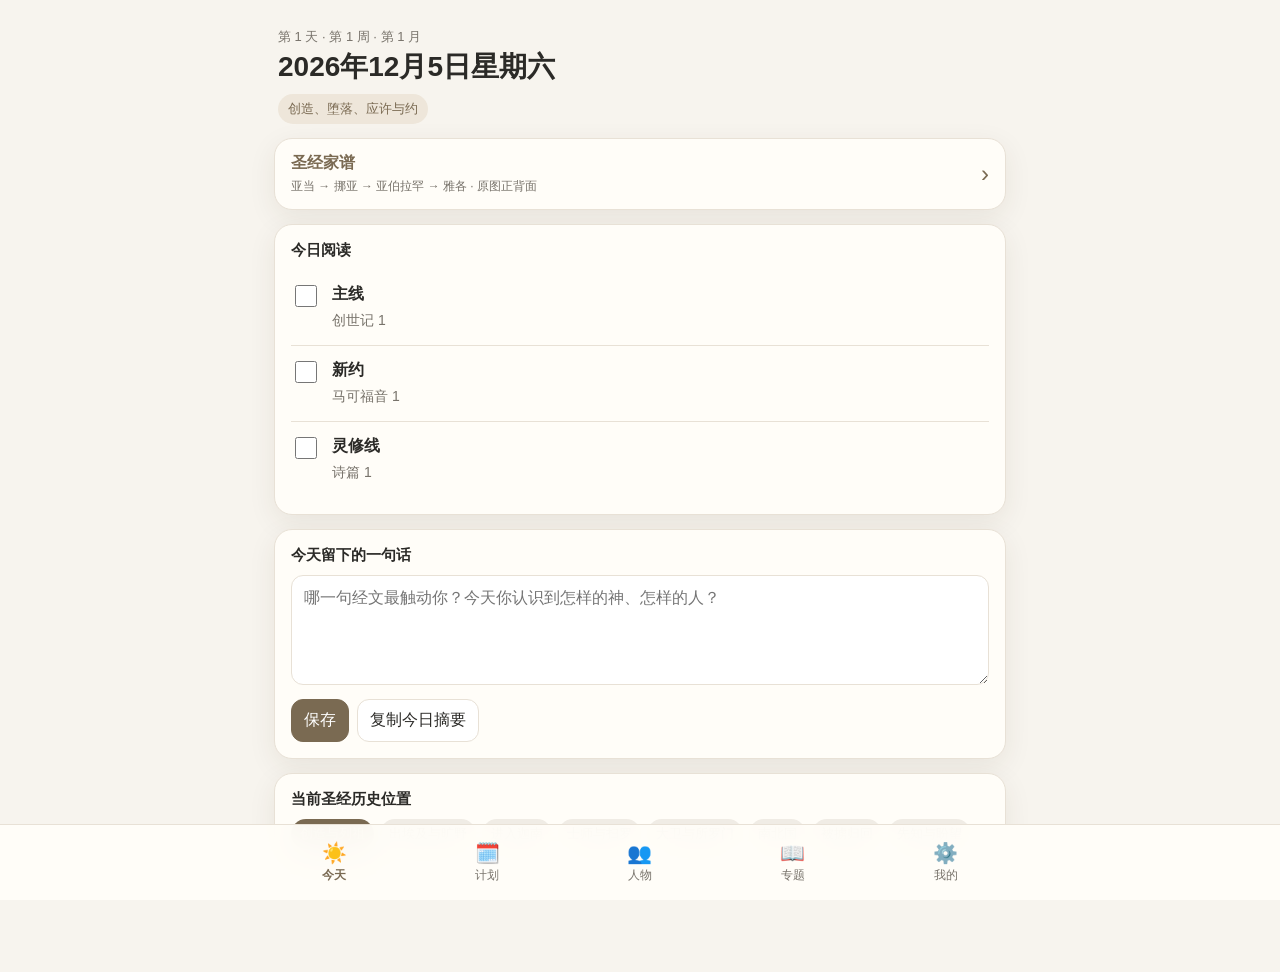
<file: index.html>
<!doctype html>
<html lang="zh-CN">
<head>
  <meta charset="utf-8">
  <meta name="viewport" content="width=device-width,initial-scale=1,viewport-fit=cover">
  <meta name="theme-color" content="#f7f4ee">
  <meta name="apple-mobile-web-app-capable" content="yes">
  <meta name="apple-mobile-web-app-status-bar-style" content="default">
  <meta name="apple-mobile-web-app-title" content="圣经阅读">
  <link rel="manifest" href="./manifest.webmanifest">
  <link rel="apple-touch-icon" href="./icons/icon-180.png">
  <link rel="icon" href="./icons/icon-192.png">
  <title>圣经一年阅读计划</title>
  <style>
    :root{
      --bg:#f7f4ee;--card:#fffdf8;--text:#2b2a27;--muted:#78736b;
      --line:#e8e1d6;--accent:#7a6a52;--accent2:#a08b6d;--soft:#eee6da;
      --ok:#5f7a64;--shadow:0 8px 28px rgba(60,45,25,.08);
      --safe:env(safe-area-inset-bottom);
    }
    *{box-sizing:border-box}
    html,body{margin:0;background:var(--bg);color:var(--text);font-family:-apple-system,BlinkMacSystemFont,"Segoe UI","PingFang SC","Microsoft YaHei",sans-serif}
    body{min-height:100vh}
    .app{max-width:760px;margin:auto;padding:18px 14px calc(92px + var(--safe))}
    .hero{padding:10px 4px 14px}
    .eyebrow{font-size:13px;color:var(--muted);margin-bottom:4px}
    h1{font-size:28px;line-height:1.2;margin:0}
    .theme{display:inline-block;margin-top:10px;padding:6px 10px;border-radius:999px;background:var(--soft);color:var(--accent);font-size:13px}
    .card{background:var(--card);border:1px solid var(--line);border-radius:18px;box-shadow:var(--shadow);padding:16px;margin-bottom:14px}
    .progress{height:10px;background:#ece5da;border-radius:99px;overflow:hidden}
    .progress>div{height:100%;background:var(--accent);width:0}
    .progressRow{display:flex;align-items:center;gap:10px}
    .progressRow strong{min-width:44px;text-align:right}
    .task{display:flex;gap:12px;padding:14px 0;border-top:1px solid var(--line);align-items:flex-start}
    .task:first-child{border-top:0}
    .task input{width:22px;height:22px;accent-color:var(--accent);margin-top:1px}
    .taskTitle{font-weight:700}
    .taskDesc{font-size:14px;color:var(--muted);margin-top:4px;line-height:1.6}
    textarea{width:100%;min-height:110px;border:1px solid var(--line);border-radius:12px;padding:12px;background:#fff;font:inherit;color:var(--text);resize:vertical}
    .btnrow{display:flex;gap:8px;flex-wrap:wrap}
    button,.btn{border:1px solid var(--line);background:#fff;border-radius:12px;padding:10px 12px;font:inherit;color:var(--text)}
    button.primary{background:var(--accent);color:white;border-color:var(--accent)}
    .sectionTitle{font-size:15px;font-weight:700;margin-bottom:10px}
    .muted{color:var(--muted)}
    .small{font-size:12px}
    .kpis{display:grid;grid-template-columns:repeat(3,1fr);gap:8px;margin-top:12px}
    .kpi{background:#fff;border:1px solid var(--line);border-radius:12px;padding:10px}
    .kpi b{display:block;font-size:20px;margin-top:3px}
    .review{background:#f1eee8;border-radius:14px;padding:14px;line-height:1.8}
    .mapline{display:flex;gap:6px;align-items:center;flex-wrap:wrap}
    .mapchip{padding:6px 9px;border-radius:999px;background:#f0ece5;font-size:13px}
    .mapchip.active{background:var(--accent);color:#fff}
    .months{display:grid;grid-template-columns:repeat(2,1fr);gap:8px}
    .month{background:#fff;border:1px solid var(--line);border-radius:12px;padding:10px}
    .month.active{outline:2px solid var(--accent);background:var(--soft)}
    .month strong{display:block}
    .month span{display:block;margin-top:3px;font-size:12px;color:var(--muted);line-height:1.35}
    .bottomNav{
      position:fixed;left:0;right:0;bottom:0;background:rgba(255,253,248,.96);
      border-top:1px solid var(--line);backdrop-filter:blur(16px);
      padding:8px 10px calc(8px + var(--safe));display:flex;justify-content:center;z-index:10
    }
    .navInner{width:min(760px,100%);display:grid;grid-template-columns:repeat(5,1fr);gap:4px}
    .navBtn{border:0;background:transparent;padding:8px 4px;color:var(--muted);font-size:12px}
    .navBtn.active{color:var(--accent);font-weight:700}
    .navIcon{font-size:20px;display:block;margin-bottom:2px}
    .page{display:none}.page.active{display:block}
    input[type=date]{width:100%}
    .installHint{font-size:13px;line-height:1.6;background:#fff8e8;border:1px solid #ead9b6;border-radius:12px;padding:11px}

    .peopleSearch{display:flex;gap:8px;margin-bottom:10px}
    .peopleSearch input{flex:1;min-width:0;border:1px solid var(--line);background:#fff;border-radius:12px;padding:12px;font:inherit;color:var(--text)}
    .peopleFilters{display:flex;gap:7px;flex-wrap:wrap;margin:8px 0 12px}
    .filterChip{border:1px solid var(--line);background:#fff;border-radius:999px;padding:7px 11px;font-size:13px}
    .filterChip.active{background:var(--accent);color:#fff;border-color:var(--accent)}
    .selectRow{display:grid;grid-template-columns:1fr 1fr;gap:8px;margin-bottom:12px}
    .selectRow select{width:100%;border:1px solid var(--line);border-radius:12px;background:#fff;padding:10px;font:inherit;color:var(--text)}
    .peopleList{display:grid;grid-template-columns:repeat(2,minmax(0,1fr));gap:9px}
    @media(max-width:560px){.peopleList{grid-template-columns:1fr}.selectRow{grid-template-columns:1fr 1fr}}
    .personCard{border:1px solid var(--line);background:#fff;border-radius:14px;padding:12px;text-align:left;cursor:pointer}
    .personCard:hover{background:#faf7f1}.personName{font-size:17px;font-weight:750}.personMeta{font-size:12px;color:var(--muted);margin:4px 0 7px}
    .tagRow{display:flex;gap:5px;flex-wrap:wrap}.tag{font-size:11px;padding:4px 7px;border-radius:999px;background:var(--soft);color:var(--accent)}
    .personSummary{font-size:13px;color:var(--muted);line-height:1.55;margin-top:8px}
    .peopleCount{font-size:13px;color:var(--muted);margin-bottom:10px}
    .personDetail{scroll-margin-top:12px}.detailTitle{display:flex;align-items:flex-start;justify-content:space-between;gap:10px}.detailTitle h2{font-size:25px;margin:0}.detailBadge{white-space:nowrap;font-size:12px;padding:5px 8px;border-radius:999px;background:var(--soft);color:var(--accent)}
    .detailIntro{font-size:14px;line-height:1.7;color:var(--muted);margin-top:10px}
    .mindBranch{border:1px solid var(--line);border-radius:14px;background:#fff;margin-top:9px;overflow:hidden}
    .mindBranch summary{cursor:pointer;font-weight:700;padding:12px 14px;list-style:none}.mindBranch summary::-webkit-details-marker{display:none}.mindBranch summary:after{content:'＋';float:right;color:var(--muted)}.mindBranch[open] summary:after{content:'－'}
    .branchBody{border-top:1px solid var(--line);padding:12px 14px;font-size:14px;line-height:1.75}
    .timelineList{margin:0;padding-left:20px}.timelineList li{padding:3px 0}
    .refList{display:flex;gap:6px;flex-wrap:wrap}.refPill{padding:6px 8px;border-radius:9px;background:#f4f0e9;font-size:13px}
    .relationMap{padding:14px 5px}.relationCenter{margin:0 auto 12px;width:max-content;max-width:90%;padding:10px 16px;border-radius:14px;background:var(--accent);color:#fff;font-weight:750;text-align:center}.relationGrid{display:grid;grid-template-columns:repeat(2,minmax(0,1fr));gap:8px}.relationNode{border:1px solid var(--line);background:#fff;border-radius:12px;padding:9px;text-align:center;cursor:pointer}.relationType{font-size:11px;color:var(--muted);display:block;margin-bottom:3px}.relationName{font-weight:700;font-size:13px}
    .peopleTree details{border-top:1px solid var(--line);padding:8px 0}.peopleTree details:first-child{border-top:0}.peopleTree summary{font-weight:700;cursor:pointer}.treeNames{display:flex;gap:6px;flex-wrap:wrap;padding:9px 0 2px}.treePerson{border:0;background:var(--soft);color:var(--accent);border-radius:999px;padding:6px 9px;font-size:12px}
    .emptyState{padding:24px 8px;text-align:center;color:var(--muted)}
    .genealogyHome{width:100%;display:flex;align-items:center;justify-content:space-between;gap:12px;text-align:left;cursor:pointer;padding:14px 16px}
    .genealogyHome strong{color:var(--accent);font-size:16px}.genealogyHome .small{display:block;color:var(--muted);margin-top:4px}.genealogyHome .arrow{color:var(--accent);font-size:24px}
    .genealogyCard{padding:0;overflow:hidden;scroll-margin-top:14px}.genealogyCard>summary{padding:14px 16px;margin:0;cursor:pointer}.genealogyCard>summary:focus-visible{outline:3px solid var(--accent);outline-offset:-3px}
    .genealogyFrame{display:block;width:100%;border:0;border-top:1px solid var(--line);background:#fff;height:540px;height:clamp(340px,calc(100svh - 180px),620px)}
    .genealogyViews{display:flex;flex-wrap:wrap;gap:6px;align-items:center;padding:0 12px 12px}.genealogyView{font:inherit;font-size:12px;min-height:40px;border:1px solid var(--line);background:#fff;color:var(--muted);border-radius:9px;padding:8px 10px;cursor:pointer}.genealogyView[aria-pressed=true]{background:var(--accent);color:#fff;border-color:var(--accent)}.genealogyFull{margin-left:auto;font-size:12px;color:var(--accent);padding:8px 3px;text-decoration:none}
    .detailBadge{white-space:normal;max-width:45%;overflow-wrap:anywhere}
    .topicChoices{display:grid;grid-template-columns:repeat(2,minmax(0,1fr));gap:10px;margin-bottom:16px}
    .topicChoice{text-align:left;cursor:pointer;min-height:78px;background:var(--card)}.topicChoice strong{display:block;font-size:16px}.topicChoice span{display:block;margin-top:6px;font-size:12px;color:var(--muted)}
    .topicChoice[aria-pressed=true]{border-color:var(--accent);background:var(--soft);box-shadow:inset 0 0 0 1px var(--accent)}
    .topicDay{display:block;width:100%;text-align:left;margin-bottom:7px;cursor:pointer}.topicScripture{font-size:20px;font-weight:700;line-height:1.7;overflow-wrap:anywhere}.topicScripture a{color:var(--accent);text-underline-offset:4px}
    .topicContext{font-size:12px;color:var(--accent);margin:10px 0 0}.topicSummary{line-height:1.7;font-size:14px;color:var(--muted)}
    .topicReference+.topicReference{margin-top:14px}.topicRefActions{display:flex;align-items:center;flex-wrap:wrap;gap:10px;margin-top:7px;font-size:13px;font-weight:400}.topicRefActions a{display:inline-flex;align-items:center;min-height:42px;padding:6px 10px}.topicRefActions .openBible{border:1px solid var(--line);border-radius:10px;background:var(--soft);text-decoration:none}
    #pageTopic button:disabled{opacity:.45;cursor:default}#pageTopic [hidden]{display:none}
    @media(max-width:420px){.topicChoices{gap:8px}.topicChoice{padding:12px 10px}.topicChoice strong{font-size:15px}#topicTitle{font-size:25px;line-height:1.4}}
  </style>
</head>
<body>
<div class="app">
  <section id="pageToday" class="page active">
    <div class="hero">
      <div class="eyebrow" id="dayMeta"></div>
      <h1 id="dateTitle"></h1>
      <div class="theme" id="theme"></div>
    </div>

    <button class="card genealogyHome" id="openOriginalGenealogy" aria-controls="genealogyPanel">
      <span><strong>圣经家谱</strong><span class="small">亚当 → 挪亚 → 亚伯拉罕 → 雅各 · 原图正背面</span></span>
      <span class="arrow" aria-hidden="true">›</span>
    </button>

    <div class="card">
      <div class="sectionTitle">今日阅读</div>
      <div id="tasks"></div>
    </div>

    <div class="card">
      <div class="sectionTitle">今天留下的一句话</div>
      <textarea id="note" placeholder="哪一句经文最触动你？今天你认识到怎样的神、怎样的人？"></textarea>
      <div class="btnrow" style="margin-top:10px">
        <button class="primary" id="saveNote">保存</button>
        <button id="copySummary">复制今日摘要</button>
      </div>
    </div>

    <div class="card">
      <div class="sectionTitle">当前圣经历史位置</div>
      <div class="mapline" id="historyMap"></div>
    </div>
  </section>

  <section id="pagePlan" class="page">
    <div class="hero"><div class="eyebrow">全年路线</div><h1>一年阅读计划</h1></div>
    <div class="card">
      <div class="progressRow"><div class="progress"><div id="progressBar"></div></div><strong id="progressText">0%</strong></div>
      <div class="kpis">
        <div class="kpi"><span class="small muted">完成阅读日</span><b id="doneDays">0</b></div>
        <div class="kpi"><span class="small muted">连续天数</span><b id="streak">0</b></div>
        <div class="kpi"><span class="small muted">当前周</span><b id="weekNo">1</b></div>
      </div>
    </div>
    <div class="card">
      <div class="sectionTitle">12个月主线</div>
      <div id="months" class="months"></div>
    </div>
  </section>

  <section id="pageNotes" class="page">
    <div class="hero"><div class="eyebrow">回顾</div><h1>我的笔记</h1></div>
    <div class="card" id="notesList"></div>
  </section>



  <section id="pagePeople" class="page">
    <div class="hero">
      <div class="eyebrow">人物 · 经卷 · 关系 · 一生经历</div>
      <h1>圣经人物知识库</h1>
      <div class="theme" id="peopleCoverage">人物导读与圣经家谱</div>
    </div>
    <details class="card genealogyCard" id="genealogyPanel" open>
      <summary class="sectionTitle">圣经家谱 · 交互树与原图</summary>
      <div class="genealogyViews" role="group" aria-label="选择家谱">
        <button class="genealogyView" data-genealogy="adam" aria-pressed="true">亚当 → 挪亚</button>
        <button class="genealogyView" data-genealogy="noah" aria-pressed="false">挪亚 → 亚伯拉罕</button>
        <button class="genealogyView" data-genealogy="abraham" aria-pressed="false">亚伯拉罕 → 雅各</button>
        <button class="genealogyView" data-genealogy="tribes" aria-pressed="false">雅各十二子 · 十二支派</button>
        <button class="genealogyView" data-genealogy="judah" aria-pressed="false">犹大 → 耶稣</button>
        <button class="genealogyView" data-genealogy="luke" aria-pressed="false">拿单支路 · 路加家谱</button>
        <button class="genealogyView" data-genealogy="original" aria-pressed="false">原图 · 正背面</button>
        <a class="genealogyFull" id="genealogyFull" href="./family-tree/index.html?tree=adam-noah">全屏查看 ↗</a>
      </div>
      <iframe class="genealogyFrame" id="genealogyFrame" src="./family-tree/index.html?tree=adam-noah&amp;embed=1" title="亚当到挪亚交互家谱，可展开旁支及查看经文" loading="lazy"></iframe>
    </details>
    <div class="card" id="coverageCard">
      <div class="sectionTitle">收录范围与经文核查</div>
      <p class="taskDesc">家谱分为17个视图，默认竖向、全部展开。人物导读与家谱均按各自范围收录，尚不能称为全圣经人物全集；同名人物、未具名角色与族群分别保留。</p>
      <a href="./people-index/index.html">查看人物与经文索引 ↗</a>
    </div>
    <div class="card">
      <div class="peopleSearch"><input id="peopleSearch" type="search" placeholder="搜索：大卫 / 彼得 / 撒母耳记 / 金钱 / 十二门徒"></div>
      <div class="peopleFilters" id="peopleFilters">
        <button class="filterChip active" data-pfilter="全部">全部</button>
        <button class="filterChip" data-pfilter="旧约">旧约</button>
        <button class="filterChip" data-pfilter="新约">新约</button>
        <button class="filterChip" data-pfilter="十二门徒">十二门徒</button>
      </div>
      <div class="selectRow">
        <select id="peopleEra"><option value="全部">全部时期</option></select>
        <select id="peopleTheme"><option value="全部">全部主题</option></select>
      </div>
      <div class="peopleCount" id="peopleCount"></div>
      <details><summary class="sectionTitle">人物列表 · 点击查看经卷与经历</summary>
      <div class="peopleList" id="peopleList"></div>
      </details>
    </div>
    <div class="card personDetail" id="personDetail" style="display:none"></div>
    <div class="card">
      <div class="sectionTitle">按历史时期展开</div>
      <div class="taskDesc" style="margin-bottom:8px">像思维导图一样，从时期展开人物；点名字进入完整人物卡。</div>
      <div class="peopleTree" id="peopleTree"></div>
    </div>
  </section>

  <section id="pageTopic" class="page">
    <div class="hero">
      <div class="eyebrow">专题灵修</div>
      <h1 id="topicTitle">30天 · 圣经金钱观</h1>
      <p class="topicSummary" id="topicSummary">选择一个专题，按自己的进度阅读、默想与实践。</p>
      <p class="topicContext" id="topicStage" hidden></p>
      <div class="theme" id="topicTheme"></div>
    </div>
    <div class="topicChoices" id="topicChoices" role="group" aria-label="选择专题"></div>
    <div class="card" id="topicError" hidden>专题资料暂时无法加载，请联网后刷新。</div>
    <div class="card">
      <div class="progressRow"><div class="progress"><div id="topicProgressBar"></div></div><strong id="topicProgressText">0%</strong></div>
      <div class="kpis">
        <div class="kpi"><span class="small muted">当前第</span><b id="topicDayNo">1</b><span class="small muted">天</span></div>
        <div class="kpi"><span class="small muted">已完成</span><b id="topicDoneDays">0</b><span class="small muted">天</span></div>
        <div class="kpi"><span class="small muted">计划长度</span><b id="topicLength">30</b><span class="small muted">天</span></div>
      </div>
    </div>
    <div class="card">
      <div class="sectionTitle">今日经文</div>
      <div class="topicScripture" id="topicScripture"></div>
      <p class="taskDesc" id="topicAppHint" hidden>手机已安装微读圣经时，可点“微读打开”；未能打开时，可选“网页阅读”。</p>
      <p class="topicContext" id="topicCategory" hidden></p>
      <div class="taskDesc" id="topicFocus" style="margin-top:8px" hidden></div>
    </div>
    <div class="card">
      <div class="sectionTitle">今天只想这一个问题</div>
      <div class="review" id="topicQuestion"></div>
    </div>
    <div class="card" id="topicActionCard" hidden>
      <div class="sectionTitle">今天的一件小事</div>
      <div class="review" id="topicAction"></div>
    </div>
    <div class="card">
      <label class="sectionTitle" for="topicNote" style="display:block">三句话灵修</label>
      <textarea id="topicNote" placeholder="1. 今天让我看见神是怎样的？&#10;2. 今天让我看见自己里面什么？&#10;3. 今天我要做一个什么具体改变？"></textarea>
      <div class="btnrow" style="margin-top:10px">
        <button class="primary" id="topicCompleteBtn">标记今天完成</button>
        <button id="topicPrevBtn">← 前一天</button>
        <button id="topicNextBtn">后一天 →</button>
      </div>
    </div>
    <details class="card" id="topicGuide" hidden>
      <summary class="sectionTitle">专题说明与经文使用</summary>
      <p class="taskDesc" id="topicIntro"></p>
      <p class="taskDesc" id="topicSourceNote"></p>
    </details>
    <div class="card">
      <div class="sectionTitle">30天总览</div>
      <div id="topicOverview"></div>
    </div>
  </section>

  <section id="pageMore" class="page">
    <div class="hero"><div class="eyebrow">设置</div><h1>我的</h1></div>
    <div class="card">
      <div class="sectionTitle">开始日期</div>
      <input type="date" id="startDate" class="btn">
      <div class="btnrow" style="margin-top:10px">
        <button id="exportBtn">导出进度</button>
        <label class="btn">导入进度<input type="file" id="importFile" accept=".json" style="display:none"></label>
        <button id="resetBtn">清空记录</button>
      </div>
    </div>
    <div class="card">
      <div class="sectionTitle">添加到 iPhone 桌面</div>
      <div class="installHint">
        第一次用 Safari 打开这个网页后，点底部“分享” → “添加到主屏幕”。
        添加后从桌面“圣经阅读”图标进入；首次完整加载后，断网也可以继续使用。
      </div>
    </div>
    <div class="card">
      <div class="sectionTitle">记录与资料</div>
      <div class="btnrow"><button id="allNotesBtn">查看全部读经笔记</button></div>
    </div>
    <div class="card">
      <div class="btnrow">
        <button id="prevBtn">← 前一天</button>
        <button id="todayBtn">今天</button>
        <button id="nextBtn">后一天 →</button>
      </div>
    </div>
  </section>
</div>

<nav class="bottomNav">
  <div class="navInner">
    <button class="navBtn active" data-page="pageToday"><span class="navIcon">☀️</span>今天</button>
    <button class="navBtn" data-page="pagePlan"><span class="navIcon">🗓️</span>计划</button>
    <button class="navBtn" data-page="pagePeople"><span class="navIcon">👥</span>人物</button>
    <button class="navBtn" data-page="pageTopic"><span class="navIcon">📖</span>专题</button>
    <button class="navBtn" data-page="pageMore"><span class="navIcon">⚙️</span>我的</button>
  </div>
</nav>

<script src="./people-data.js?v=20"></script>
<script src="./topics/data.js?v=20"></script>
<script src="./topics/app.js?v=20"></script>
<script>
const PEOPLE=window.BIBLE_PEOPLE||[];
const PLAN = [
 {theme:"创造、堕落、应许与约", old:["创世记",1,50], nt:[["马可福音",1,16],["加拉太书",1,6]], stage:"创造与列祖"},
 {theme:"出埃及、逾越节、律法与会幕", old:["出埃及记",1,40], nt:[["路加福音",1,24]], stage:"出埃及与旷野"},
 {theme:"圣洁、旷野与人的悖逆", old:["组合",["利未记",1,4,8,10,16,19,23,25,26],["民数记",1,36]], nt:[["使徒行传",1,28]], stage:"旷野"},
 {theme:"进入应许之地", old:["组合",["申命记",1,34],["约书亚记",1,24]], nt:[["罗马书",1,16],["哥林多前书",1,16]], stage:"进入迦南"},
 {theme:"士师时代到扫罗王", old:["组合",["士师记",1,21],["路得记",1,4],["撒母耳记上",1,31]], nt:[["约翰福音",1,21]], stage:"士师与扫罗"},
 {theme:"大卫、所罗门与王国分裂", old:["组合",["撒母耳记下",1,24],["列王纪上",1,22]], nt:[["哥林多后书",1,13],["以弗所书",1,6],["腓立比书",1,4]], stage:"大卫与所罗门"},
 {theme:"南北国衰败、先知与被掳", old:["列王纪下",1,25], nt:[["马太福音",1,28]], stage:"南北国"},
 {theme:"归回、重建与信仰身份", old:["组合",["以斯拉记",1,10],["尼希米记",1,13],["以斯帖记",1,10]], nt:[["希伯来书",1,13],["雅各书",1,5],["彼得前书",1,5],["彼得后书",1,3]], stage:"被掳归回"},
 {theme:"苦难、敬拜与盼望", old:["组合",["约伯记",1,42],["诗篇",1,20]], nt:[["约翰一书",1,5],["约翰二书",1,1],["约翰三书",1,1],["启示录",1,22]], stage:"智慧与敬拜"},
 {theme:"智慧、人生与成熟", old:["组合",["箴言",1,31],["传道书",1,12],["雅歌",1,8]], nt:[["帖撒罗尼迦前书",1,5],["帖撒罗尼迦后书",1,3],["提摩太前书",1,6],["提摩太后书",1,4]], stage:"智慧"},
 {theme:"弥赛亚、审判与拯救", old:["组合",["以赛亚书",1,66],["耶利米书",1,25]], nt:[["约翰福音",1,21]], stage:"先知"},
 {theme:"被掳、恢复与终末盼望", old:["组合",["以西结书",1,24],["何西阿书",1,14],["约珥书",1,3],["阿摩司书",1,9],["俄巴底亚书",1,1],["约拿书",1,4],["弥迦书",1,7],["那鸿书",1,3],["哈巴谷书",1,3],["西番雅书",1,3],["哈该书",1,2],["撒迦利亚书",1,14],["玛拉基书",1,4]], nt:[["使徒行传",1,28],["腓立比书",1,4]], stage:"先知与盼望"}
];
const HISTORY = ["创造与列祖","出埃及与旷野","进入迦南","士师与扫罗","大卫与所罗门","南北国","被掳归回","先知与盼望"];

const MONTH_LENGTHS=[31,28,31,30,31,30,31,31,30,31,30,31], TOTAL_DAYS=365, KEY="bible_year_plan_pwa_v1";
const fmtDate=d=>d.toLocaleDateString("zh-CN",{year:"numeric",month:"long",day:"numeric",weekday:"long"});
const isoDate=d=>d.getFullYear()+"-"+String(d.getMonth()+1).padStart(2,"0")+"-"+String(d.getDate()).padStart(2,"0");
const fromISO=s=>{let[y,m,d]=s.split("-").map(Number);return new Date(y,m-1,d)};
const addDays=(d,n)=>{let x=new Date(d);x.setDate(x.getDate()+n);return x};
const clamp=(n,a,b)=>Math.max(a,Math.min(b,n));
function load(){try{return JSON.parse(localStorage.getItem(KEY))||{}}catch(e){return {}}}
function normalizeAppState(raw,importing=false){
  const today=isoDate(new Date());
  if(window.BibleTopics)return window.BibleTopics[importing?'normalizeBackup':'normalizeState'](raw,today,(window.BIBLE_TOPICS||[{id:'money'},{id:'parenting'}]).map(topic=>topic.id));
  const value=raw&&typeof raw==='object'&&!Array.isArray(raw)?raw:{};
  return {...value,startDate:value.startDate||today,days:value.days||{}};
}
let state=normalizeAppState(load());
let currentIndex=clamp(Math.floor((new Date()-fromISO(state.startDate))/86400000),0,TOTAL_DAYS-1);
function save(){localStorage.setItem(KEY,JSON.stringify(state))}
function expandSpec(spec){
  if(spec[0]!=="组合"){const [b,a,z]=spec;return Array.from({length:z-a+1},(_,i)=>b+" "+(a+i))}
  let out=[]; for(let i=1;i<spec.length;i++){const it=spec[i];
    if(it.length>3){const [b,...chs]=it;chs.forEach(c=>out.push(b+" "+c))}
    else{const[b,a,z]=it;for(let c=a;c<=z;c++)out.push(b+" "+c)}
  } return out;
}
function expandNT(specs){let out=[];specs.forEach(([b,a,z])=>{for(let c=a;c<=z;c++)out.push(b+" "+c)});return out}
function monthForDay(idx){let s=0;for(let m=0;m<12;m++){if(idx<s+MONTH_LENGTHS[m])return{m,dayIn:idx-s,offset:s};s+=MONTH_LENGTHS[m]}}
function readingIdxs(m){let start=MONTH_LENGTHS.slice(0,m).reduce((a,b)=>a+b,0),arr=[];for(let i=0;i<MONTH_LENGTHS[m];i++)if(((start+i+1)%7)!==0)arr.push(start+i);return arr}
function sliceForDay(items,pos,total){if(!items.length)return[];const a=Math.floor(pos*items.length/total),b=Math.floor((pos+1)*items.length/total);return items.slice(a,Math.max(a+1,b))}
function spiritual(n){if((n+1)%6===0)return"箴言 "+((Math.floor(n/6)%31)+1);return"诗篇 "+((n-Math.floor(n/6))%150+1)}
function getPlan(idx){
  const date=addDays(fromISO(state.startDate),idx), isReview=((idx+1)%7===0), mf=monthForDay(idx), p=PLAN[mf.m], r=readingIdxs(mf.m), pos=r.indexOf(idx);
  if(isReview)return{date,isReview,theme:p.theme,m:mf.m,stage:p.stage,tasks:[]};
  const old=sliceForDay(expandSpec(p.old),pos,r.length).join("、"), nt=sliceForDay(expandNT(p.nt),pos,r.length).join("、");
  let n=0;for(let j=0;j<idx;j++)if((j+1)%7!==0)n++;
  return{date,isReview,theme:p.theme,m:mf.m,stage:p.stage,tasks:[{id:"old",label:"主线",desc:old},{id:"nt",label:"新约",desc:nt},{id:"sp",label:"灵修线",desc:spiritual(n)}]};
}
function dayState(i){if(!state.days[i])state.days[i]={done:{},note:""};return state.days[i]}
function render(){
  const p=getPlan(currentIndex),ds=dayState(currentIndex);
  dayMeta.textContent=`第 ${currentIndex+1} 天 · 第 ${Math.floor(currentIndex/7)+1} 周 · 第 ${p.m+1} 月`;
  dateTitle.textContent=fmtDate(p.date); theme.textContent=p.theme; tasks.innerHTML="";
  if(p.isReview){
    tasks.innerHTML='<div class="review"><b>今天不安排新内容。</b><br>① 这一周发生了什么？<br>② 哪一句经文让我印象最深？<br>③ 有什么事情是我可以实际改变的？<br><span class="muted small">如果漏读，可以补一点；没有漏读，就安静休息。</span></div>';
  }else{
    p.tasks.forEach(t=>{const row=document.createElement("label");row.className="task";row.innerHTML=`<input type="checkbox" data-id="${t.id}" ${ds.done[t.id]?"checked":""}><div><div class="taskTitle">${t.label}</div><div class="taskDesc">${t.desc}</div></div>`;tasks.appendChild(row)});
    tasks.querySelectorAll("input").forEach(cb=>cb.addEventListener("change",e=>{ds.done[e.target.dataset.id]=e.target.checked;save();updateStats()}));
  }
  note.value=ds.note||""; startDate.value=state.startDate; weekNo.textContent=Math.floor(currentIndex/7)+1;
  historyMap.innerHTML=HISTORY.map(s=>`<span class="mapchip ${s===p.stage?"active":""}">${s}</span>`).join("");
  renderMonths(p.m);renderNotes();topicUI.render();updateStats();
}
function renderMonths(active){
  months.innerHTML="";PLAN.forEach((p,i)=>{const d=document.createElement("div");d.className="month"+(i===active?" active":"");d.innerHTML=`<strong>第${i+1}月</strong><span>${p.theme}</span>`;d.onclick=()=>{currentIndex=MONTH_LENGTHS.slice(0,i).reduce((a,b)=>a+b,0);switchPage("pageToday");render()};months.appendChild(d)})
}
function isComplete(i){const p=getPlan(i);if(p.isReview)return false;const d=state.days[i];return!!d&&["old","nt","sp"].every(k=>d.done&&d.done[k])}
function updateStats(){
  let rd=0,done=0;for(let i=0;i<TOTAL_DAYS;i++)if((i+1)%7!==0){rd++;if(isComplete(i))done++}
  const pct=Math.round(done/rd*100);progressBar.style.width=pct+"%";progressText.textContent=pct+"%";doneDays.textContent=done;
  let s=0;for(let i=currentIndex;i>=0;i--){if((i+1)%7===0)continue;if(isComplete(i))s++;else break}streak.textContent=s;
}
function renderNotes(){
  const items=[];Object.keys(state.days).forEach(k=>{const d=state.days[k];if(d.note&&d.note.trim())items.push([Number(k),d.note.trim()])});
  items.sort((a,b)=>b[0]-a[0]);notesList.innerHTML=items.length?items.map(([i,n])=>`<div style="padding:12px 0;border-top:1px solid var(--line)"><b>${fmtDate(getPlan(i).date)}</b><div class="taskDesc" style="white-space:pre-wrap">${n.replace(/</g,"&lt;")}</div></div>`).join(""):'<div class="muted">还没有笔记。</div>';
}

let peopleState={filter:'全部',era:'全部',theme:'全部',q:'',selected:null};
const esc=s=>String(s??'').replace(/[&<>"']/g,c=>({'&':'&amp;','<':'&lt;','>':'&gt;','"':'&quot;',"'":'&#39;'}[c]));
function initPeople(){
  document.getElementById('peopleCoverage').textContent=`${PEOPLE.length}份人物导读 · 17个家谱视图`;
  const eras=[...new Set(PEOPLE.map(p=>p.era))];
  const themes=[...new Set(PEOPLE.flatMap(p=>p.themes||[]))].sort((a,b)=>a.localeCompare(b,'zh-CN'));
  peopleEra.innerHTML='<option value="全部">全部时期</option>'+eras.map(x=>`<option value="${esc(x)}">${esc(x)}</option>`).join('');
  peopleTheme.innerHTML='<option value="全部">全部主题</option>'+themes.map(x=>`<option value="${esc(x)}">${esc(x)}</option>`).join('');
  peopleSearch.addEventListener('input',e=>{peopleState.q=e.target.value.trim();renderPeople();});
  peopleEra.addEventListener('change',e=>{peopleState.era=e.target.value;renderPeople();});
  peopleTheme.addEventListener('change',e=>{peopleState.theme=e.target.value;renderPeople();});
  peopleFilters.addEventListener('click',e=>{const b=e.target.closest('[data-pfilter]');if(!b)return;peopleState.filter=b.dataset.pfilter;peopleFilters.querySelectorAll('.filterChip').forEach(x=>x.classList.toggle('active',x===b));renderPeople();});
  peopleList.addEventListener('click',e=>{const b=e.target.closest('[data-person-id]');if(b)openPerson(b.dataset.personId);});
  personDetail.addEventListener('click',e=>{const b=e.target.closest('[data-related-name]');if(b){const t=findPersonByName(b.dataset.relatedName);if(t)openPerson(t.id);}});
  peopleTree.addEventListener('click',e=>{const b=e.target.closest('[data-tree-person]');if(b)openPerson(b.dataset.treePerson);});
  renderPeopleTree(); renderPeople();
}
function findPersonByName(name){
  const clean=name.split('（')[0].split('/')[0].trim();
  const exact=PEOPLE.find(p=>p.name===name);if(exact)return exact;
  const candidates=PEOPLE.filter(p=>p.name.split('（')[0].split('/')[0].trim()===clean);
  if(candidates.length===1)return candidates[0];
  if(name==='耶罗波安')return PEOPLE.find(p=>p.id==='jeroboam1')||PEOPLE.find(p=>p.name==='耶罗波安一世');
  return undefined;
}
function personSearchText(p){return [p.name,p.testament,p.era,...(p.roles||[]),...(p.refs||[]),...(p.timeline||[]),...(p.themes||[]),p.summary,p.note,...(p.relations||[]).flatMap(r=>[r.name,r.type])].join(' ').toLowerCase();}
function getFilteredPeople(){
  const q=peopleState.q.toLowerCase();
  const arr=PEOPLE.filter(p=>{
    if(peopleState.filter==='旧约'&&p.testament!=='旧约')return false;
    if(peopleState.filter==='新约'&&p.testament!=='新约')return false;
    if(peopleState.filter==='十二门徒'&&p.era!=='十二门徒')return false;
    if(peopleState.era!=='全部'&&p.era!==peopleState.era)return false;
    if(peopleState.theme!=='全部'&&!(p.themes||[]).includes(peopleState.theme))return false;
    if(q&&!personSearchText(p).includes(q))return false;
    return true;
  });
  if(q) arr.sort((a,b)=>{
    const an=a.name.toLowerCase(),bn=b.name.toLowerCase();
    const score=n=>n===q?0:n.startsWith(q)?1:n.includes(q)?2:3;
    return score(an)-score(bn)||a.name.localeCompare(b.name,'zh-CN');
  });
  return arr;
}
function renderPeople(){
  const arr=getFilteredPeople(); peopleCount.textContent=`找到 ${arr.length} 份人物导读 · 可直接搜索经卷、主题或关系人物`;
  peopleList.innerHTML=arr.length?arr.map(p=>`<button class="personCard" data-person-id="${esc(p.id)}"><div class="personName">${esc(p.name)}</div><div class="personMeta">${esc(p.testament)} · ${esc(p.era)} · ${(p.roles||[]).map(esc).join(' / ')}</div><div class="tagRow">${(p.themes||[]).slice(0,4).map(t=>`<span class="tag">${esc(t)}</span>`).join('')}</div><div class="personSummary">${esc(p.summary)}</div></button>`).join(''):'<div class="emptyState">没有找到匹配人物。可以换人物名、经卷名或主题搜索。</div>';
}
function renderPeopleTree(){
  const tests=['旧约','新约']; let out='';
  tests.forEach(test=>{
    const ps=PEOPLE.filter(p=>p.testament===test); const eras=[...new Set(ps.map(p=>p.era))];
    out+=`<details ${test==='新约'?'open':''}><summary>${test} · ${ps.length}份导读</summary>`;
    eras.forEach(era=>{const xs=ps.filter(p=>p.era===era);out+=`<details><summary>${esc(era)} · ${xs.length}份导读</summary><div class="treeNames">${xs.map(x=>`<button class="treePerson" data-tree-person="${esc(x.id)}">${esc(x.name)}</button>`).join('')}</div></details>`;});
    out+='</details>';
  }); peopleTree.innerHTML=out;
}
function openPerson(id){
  const p=PEOPLE.find(x=>x.id===id);if(!p)return;peopleState.selected=id;
  const rels=(p.relations||[]);
  const related=rels.map(r=>{const found=findPersonByName(r.name);return `<button class="relationNode" ${found?`data-related-name="${esc(r.name)}"`:''}><span class="relationType">${esc(r.type)}</span><span class="relationName">${esc(r.name)}</span></button>`;}).join('');
  personDetail.innerHTML=`<div class="detailTitle"><div><div class="eyebrow">${esc(p.testament)} · ${esc(p.era)}</div><h2>${esc(p.name)}</h2></div><span class="detailBadge">${(p.roles||[]).map(esc).join(' · ')}</span></div><div class="detailIntro">${esc(p.summary)}</div>
  <details class="mindBranch" open><summary>📖 主要经卷</summary><div class="branchBody"><div class="refList">${(p.refs||[]).map(x=>`<span class="refPill">${esc(x)}</span>`).join('')}</div>${p.note?`<div class="taskDesc" style="margin-top:10px">注：${esc(p.note)}</div>`:''}</div></details>
  <details class="mindBranch" open><summary>🧭 经文记载的经历</summary><div class="branchBody"><ol class="timelineList">${(p.timeline||[]).map(x=>`<li>${esc(x)}</li>`).join('')}</ol></div></details>
  <details class="mindBranch" open><summary>👥 人物关系</summary><div class="branchBody"><div class="relationMap"><div class="relationCenter">${esc(p.name)}</div><div class="relationGrid">${related||'<div class="muted">暂无关键关系记录</div>'}</div></div></div></details>
  <details class="mindBranch" open><summary>💡 导读重点</summary><div class="branchBody"><div class="tagRow">${(p.themes||[]).map(t=>`<span class="tag">${esc(t)}</span>`).join('')}</div><div style="margin-top:10px">${esc(p.summary)}</div>${(p.sources||[]).map(s=>`<p><a href="${esc(s.url)}" target="_blank" rel="noopener noreferrer">${esc(s.title)} ↗</a></p>`).join('')}</div></details>`;
  personDetail.style.display='block';
  requestAnimationFrame(()=>personDetail.scrollIntoView({behavior:'smooth',block:'start'}));
}

function switchPage(id){document.querySelectorAll(".page").forEach(x=>x.classList.toggle("active",x.id===id));document.querySelectorAll(".navBtn").forEach(x=>x.classList.toggle("active",x.dataset.page===id))}
if(location.hash==="#pagePeople")switchPage("pagePeople");
if(location.hash==="#pageTopic")switchPage("pageTopic");
const genealogyViews={
  adam:{url:"./family-tree/index.html?tree=adam-noah",title:"亚当到挪亚交互家谱，可展开旁支及查看经文"},
  noah:{url:"./family-tree/index.html?tree=noah-abraham",title:"挪亚到亚伯拉罕交互家谱，可展开旁支及查看经文"},
  abraham:{url:"./family-tree/index.html?tree=abraham-jacob",title:"亚伯拉罕到雅各交互家谱，可查看母亲、配偶与经文出处"},
  tribes:{url:"./family-tree/index.html?tree=jacob-tribes",title:"雅各十二子与十二支派，可单独查看每一支派"},
  judah:{url:"./family-tree/index.html?tree=judah-jesus",title:"犹大旁支与马太福音家谱，主线通往耶稣"},
  luke:{url:"./family-tree/index.html?tree=judah-luke",title:"路加福音拿单支路，另附马利亚母系家谱的释经说明"},
  original:{url:"./genealogy-images.html",title:"圣经家谱正面与背面，可切换、拖动和放大查看"}
};
document.querySelectorAll("[data-genealogy]").forEach(button=>button.onclick=()=>{
  const view=genealogyViews[button.dataset.genealogy];
  document.querySelectorAll("[data-genealogy]").forEach(item=>item.setAttribute("aria-pressed",String(item===button)));
  const frame=document.getElementById("genealogyFrame");
  frame.src=view.url+(view.url.includes("?")?"&":"?")+"embed=1";
  frame.title=view.title;
  document.getElementById("genealogyFull").href=view.url;
});
window.addEventListener("message",event=>{
  const frame=document.getElementById("genealogyFrame");
  if(event.origin!==location.origin||event.source!==frame.contentWindow||event.data?.type!=="bible-family-tree")return;
  const tree=event.data.tree;
  const key={"adam-noah":"adam","noah-abraham":"noah","abraham-jacob":"abraham","jacob-tribes":"tribes","judah-jesus":"judah","judah-luke":"luke"}[tree]||(typeof tree==="string"&&/^tribe-(reuben|simeon|levi|dan|naphtali|gad|asher|issachar|zebulun|joseph|benjamin)$/.test(tree)?"tribes":null);
  if(!key)return;
  const view=genealogyViews[key];
  document.querySelectorAll("[data-genealogy]").forEach(item=>item.setAttribute("aria-pressed",String(item.dataset.genealogy===key)));
  const url=new URL(view.url,location.href);
  url.searchParams.set("tree",tree);
  if(typeof event.data.person==="string"&&/^[a-z0-9_]+$/.test(event.data.person))url.searchParams.set("person",event.data.person);
  if(tree==="judah-jesus"&&typeof event.data.related==="string"&&/^[a-z0-9_]+$/.test(event.data.related))url.searchParams.set("related",event.data.related);
  document.getElementById("genealogyFull").href=url.href;
  frame.title=view.title;
});
document.getElementById("openOriginalGenealogy").onclick=()=>{
  switchPage("pagePeople");
  const panel=document.getElementById("genealogyPanel");
  panel.open=true;
  requestAnimationFrame(()=>panel.scrollIntoView({behavior:"smooth",block:"start"}));
};
document.querySelectorAll(".navBtn").forEach(b=>b.onclick=()=>switchPage(b.dataset.page));
allNotesBtn.onclick=()=>switchPage('pageNotes');
prevBtn.onclick=()=>{currentIndex=clamp(currentIndex-1,0,TOTAL_DAYS-1);switchPage("pageToday");render()};
nextBtn.onclick=()=>{currentIndex=clamp(currentIndex+1,0,TOTAL_DAYS-1);switchPage("pageToday");render()};
todayBtn.onclick=()=>{currentIndex=clamp(Math.floor((new Date()-fromISO(state.startDate))/86400000),0,TOTAL_DAYS-1);switchPage("pageToday");render()};
saveNote.onclick=()=>{dayState(currentIndex).note=note.value;save();renderNotes();alert("已保存")};
note.addEventListener("input",()=>{dayState(currentIndex).note=note.value;save()});
startDate.onchange=e=>{state.startDate=e.target.value;save();currentIndex=0;render()};
copySummary.onclick=async()=>{const p=getPlan(currentIndex),ds=dayState(currentIndex);let t=`${fmtDate(p.date)}\n主题：${p.theme}\n`;if(p.isReview)t+="回顾日";else p.tasks.forEach(x=>t+=`${ds.done[x.id]?"☑":"☐"} ${x.label}：${x.desc}\n`);if(ds.note)t+=`\n笔记：${ds.note}`;try{await navigator.clipboard.writeText(t);alert("已复制")}catch(e){prompt("复制下面内容：",t)}};
exportBtn.onclick=()=>{const blob=new Blob([JSON.stringify(state,null,2)],{type:"application/json"});const a=document.createElement("a");a.href=URL.createObjectURL(blob);a.download="圣经阅读计划进度.json";a.click();URL.revokeObjectURL(a.href)};
importFile.onchange=e=>{
  const input=e.target,f=input.files[0];if(!f)return;
  const r=new FileReader();
  r.onload=()=>{
    try{
      const candidate=JSON.parse(r.result);if(!candidate||typeof candidate!=='object'||Array.isArray(candidate))throw new Error('Invalid progress');
      const normalized=normalizeAppState(candidate,true),previous=state;
      state=normalized;try{save();}catch(error){state=previous;throw error;}
      currentIndex=0;render();alert("导入完成");
    }catch(err){alert("文件格式不正确，或记录未能保存");}
    finally{input.value='';}
  };
  r.onerror=()=>{input.value='';alert("文件读取失败，请重试");};
  r.readAsText(f);
};
resetBtn.onclick=()=>{if(confirm("确定清空全部勾选和笔记吗？")){state=normalizeAppState({startDate:isoDate(new Date()),days:{}});save();currentIndex=0;render()}};

if("serviceWorker" in navigator){window.addEventListener("load",()=>navigator.serviceWorker.register("./sw.js").catch(()=>{}))}
initPeople();
const topicUI=window.BibleTopics?window.BibleTopics.mount({topics:window.BIBLE_TOPICS,getState:()=>state,save,onSelect:id=>{
  const url=new URL(location.href);url.searchParams.set('topic',id);url.searchParams.delete('person');url.hash='pageTopic';history.replaceState(null,'',url);
}}):{render(){document.getElementById('topicError').hidden=false;}};
const initialTopic=new URLSearchParams(location.search).get('topic');
if((window.BIBLE_TOPICS||[]).some(topic=>topic.id===initialTopic)){state.activeTopic=initialTopic;switchPage('pageTopic');}
const initialPerson=new URLSearchParams(location.search).get('person');
if(initialPerson&&PEOPLE.some(p=>p.id===initialPerson)){switchPage('pagePeople');openPerson(initialPerson);}
render();
</script>
</body>
</html>
</file>
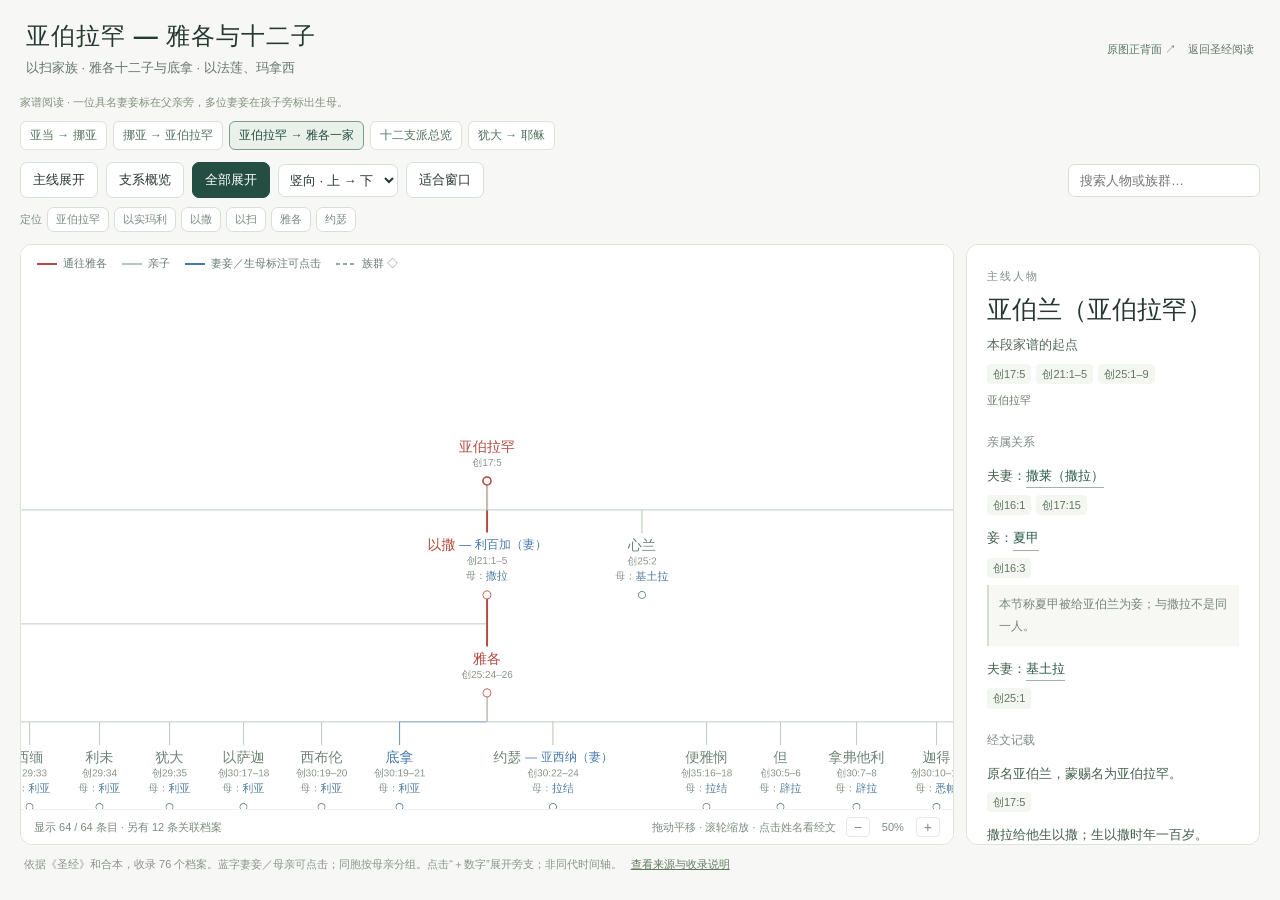
<file: family-tree/index.html>
<!doctype html>
<html lang="zh-CN">
<head>
<meta charset="utf-8">
<meta name="viewport" content="width=device-width,initial-scale=1,viewport-fit=cover">
<title>圣经人物家谱 · 圣经阅读</title>
<link rel="stylesheet" href="./style.css?v=20">
</head>
<body>
<header><div><h1 id="treeTitle">圣经人物树</h1><p class="subtitle" id="treeSubtitle"></p></div><div class="preview-links"><a href="../genealogy-images.html">原图正背面 ↗</a><a class="back-link" href="../index.html#pagePeople">返回圣经阅读</a></div></header>
<p class="preview-note">家谱阅读 · 一位具名妻妾标在父亲旁，多位妻妾在孩子旁标出生母。</p>
<nav id="pageNav" class="page-nav" aria-label="家谱分段"></nav>
<nav id="tribeNav" class="tribe-nav" aria-label="十二支派分支" hidden><label for="tribePicker">分支查看</label><select id="tribePicker" aria-label="选择支派"></select><a id="tribeOverview">返回十二支派总览</a></nav>
<nav id="gospelNav" class="gospel-nav" aria-label="犹大支派的两份福音家谱" hidden></nav>
<nav id="relatedFamilyNav" class="related-family-nav" aria-label="犹大家谱与相关家族" hidden><a id="judahFamilyLink">犹大家谱</a><label for="relatedFamilyPicker">相关家族 · 单独查看</label><select id="relatedFamilyPicker" aria-label="选择相关家族"></select></nav>
<details id="maternalGuide" class="maternal-guide" hidden><summary></summary><div class="maternal-guide-body"></div></details>
<nav class="toolbar" aria-label="家谱工具">
<button id="mainline">主线展开</button><button id="overview">支系概览</button><button id="all" class="active">全部展开</button>
<select id="orientation" aria-label="排列方向"><option value="TB" selected>竖向 · 上 → 下</option><option value="LR">横向 · 左 → 右</option></select><button id="fit">适合窗口</button>
<div class="search"><input id="search" aria-label="搜索人物或族群" placeholder="搜索人物或族群…" autocomplete="off"><div id="results" class="results" role="region" aria-label="搜索结果"></div></div>
</nav>
<nav id="quickFocus" class="quick-focus" aria-label="快速定位人物" hidden></nav>
<nav id="branchScope" class="branch-scope" aria-label="当前支系" hidden><span></span><button id="fullTree">返回本支派全图</button></nav>
<main class="workbench"><section class="diagram-shell" aria-label="可缩放的圣经家谱">
<div class="legend"><span><i class="red"></i><span id="mainLegend">家谱主线</span></span><span><i></i>亲子</span><span><i class="blue"></i>妻妾／生母标注可点击</span><span id="tribeLegend" hidden><i class="tribe"></i>支派标记</span><span id="lineageLegend" hidden><i class="genealogy-dash"></i>虚线：关系性质见旁注</span><span id="groupLegend"><i class="dash"></i>族群 ◇</span></div>
<div id="viewport"><div id="stage"><div id="chart" role="group" aria-label="圣经人物树，可点击姓名查看经文出处"></div></div></div>
<div class="diagram-footer"><span id="count"></span><span class="desktop-tip">拖动平移 · 滚轮缩放 · 点击姓名看经文</span><span class="mobile-tip">拖动平移 · 双指缩放</span><div class="zoom"><button id="minus" aria-label="缩小">−</button><span id="zoomLabel">100%</span><button id="plus" aria-label="放大">+</button></div></div>
</section><aside id="details" aria-label="人物详情"></aside></main>
<p class="scope"><span id="scopeCount"></span><span class="extra-scope">点击“＋数字”展开旁支；非同代时间轴。</span><button id="tribesToggle" hidden>十二子与支派对照</button><button id="sourcesToggle">查看来源与收录说明</button></p>
<section id="sources" class="source-panel" hidden></section>
<script src="./vendor/echarts.min.js" defer></script>
<script src="./tree-data.js?v=20" defer></script>
<script src="./compact-layout.js?v=20" defer></script>
<script src="./app.js?v=20" defer></script>
</body>
</html>
</file>
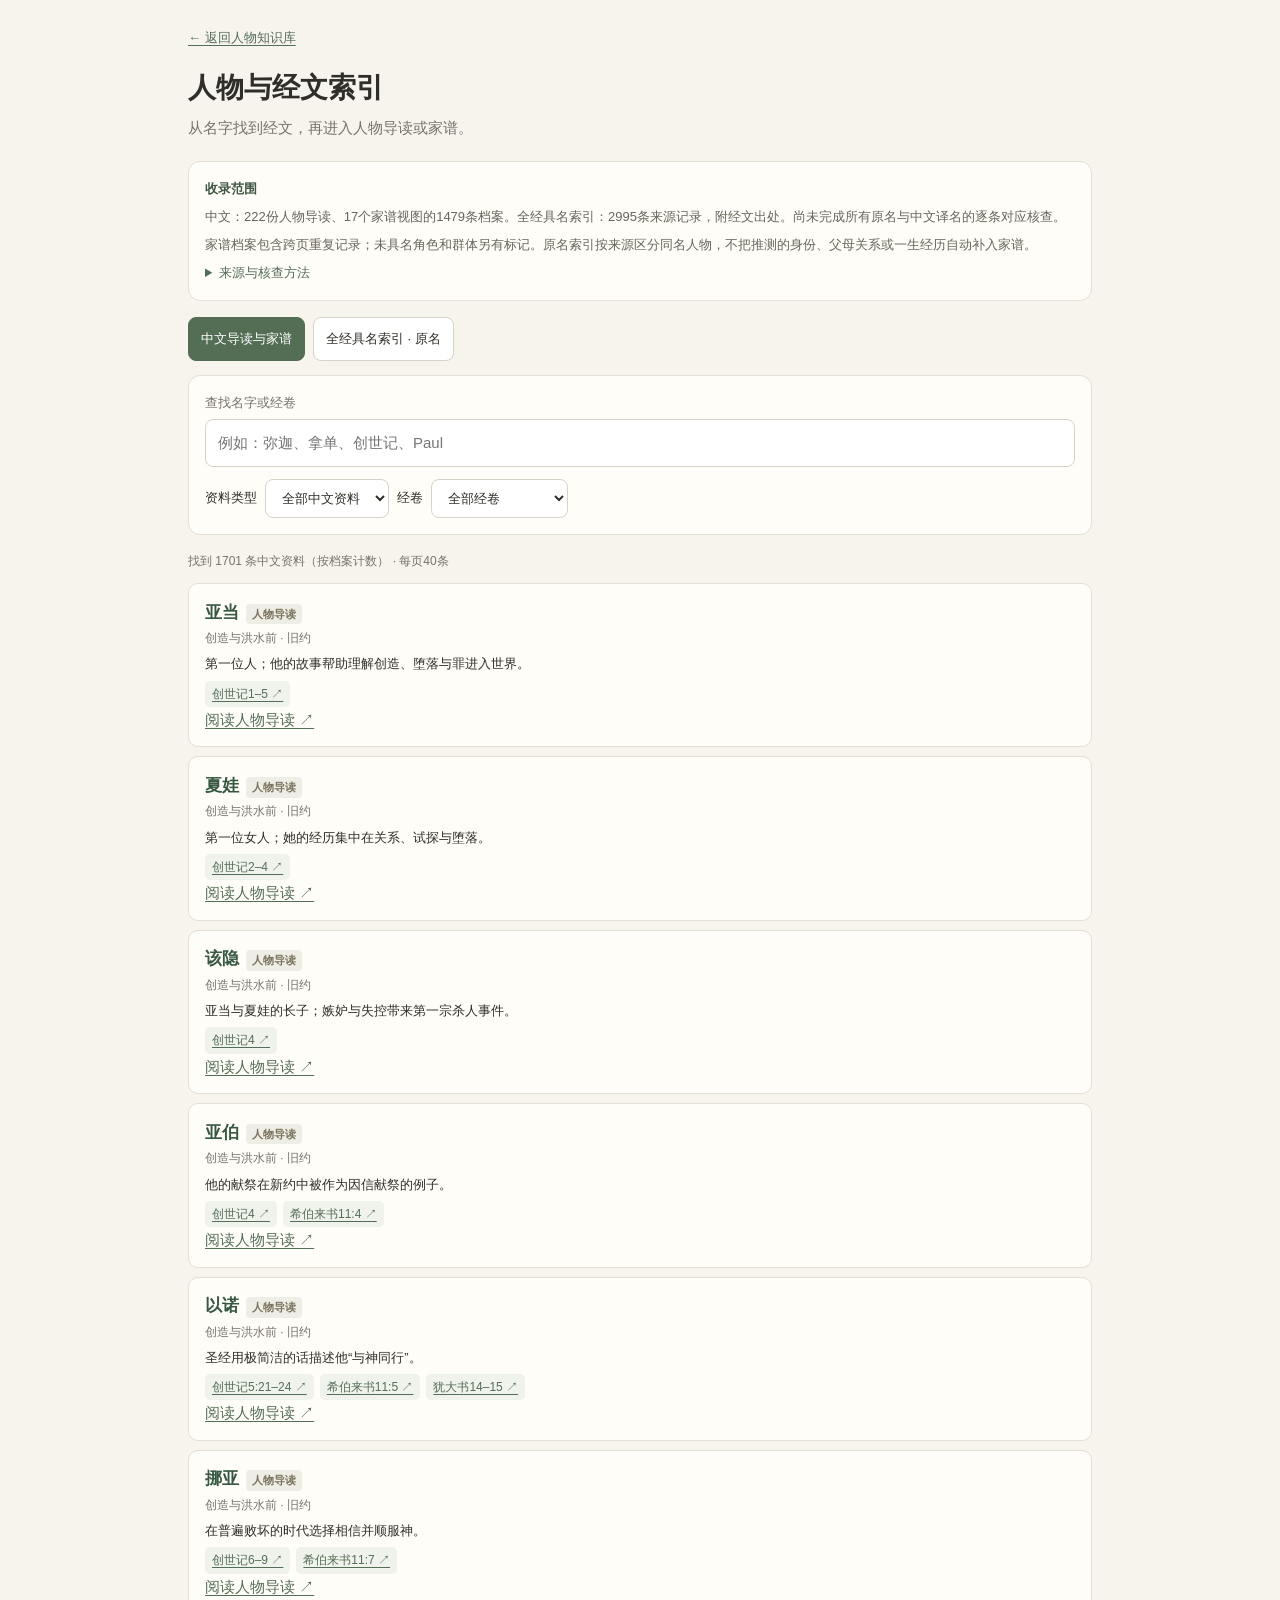
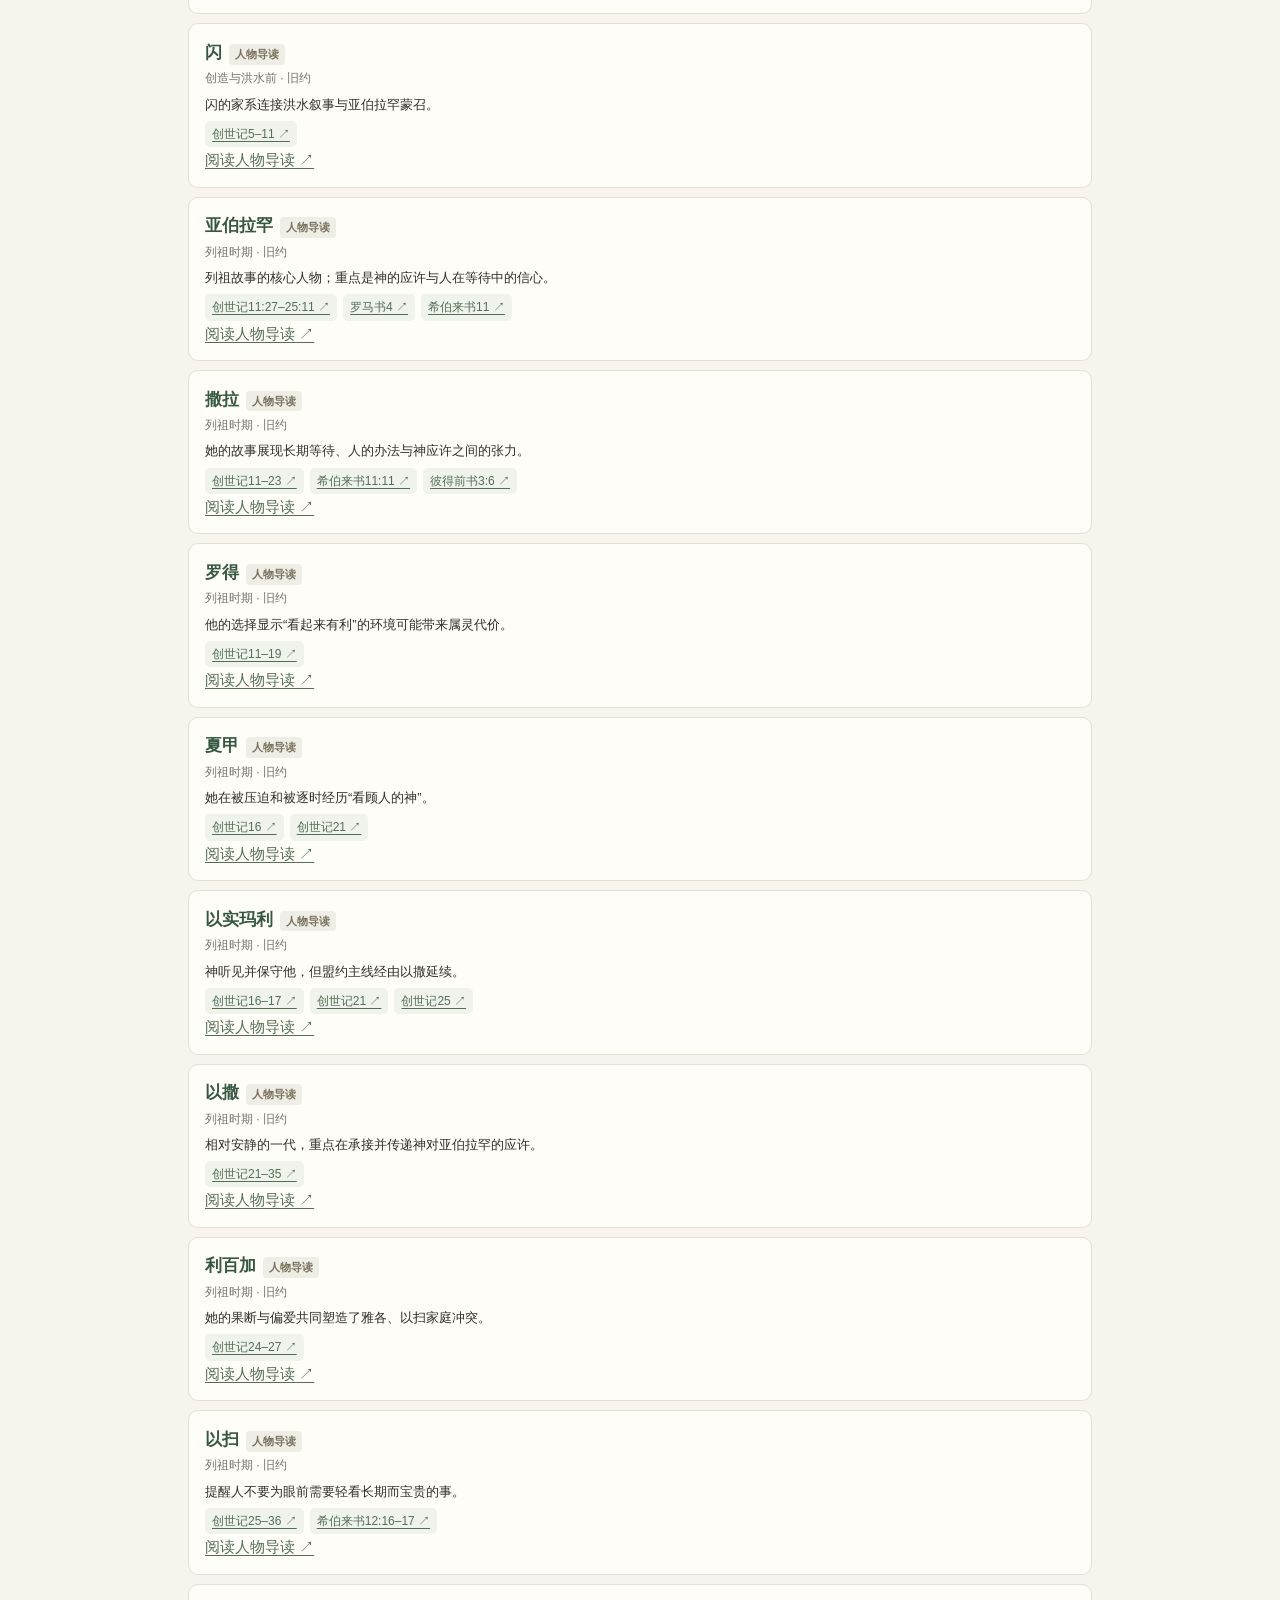
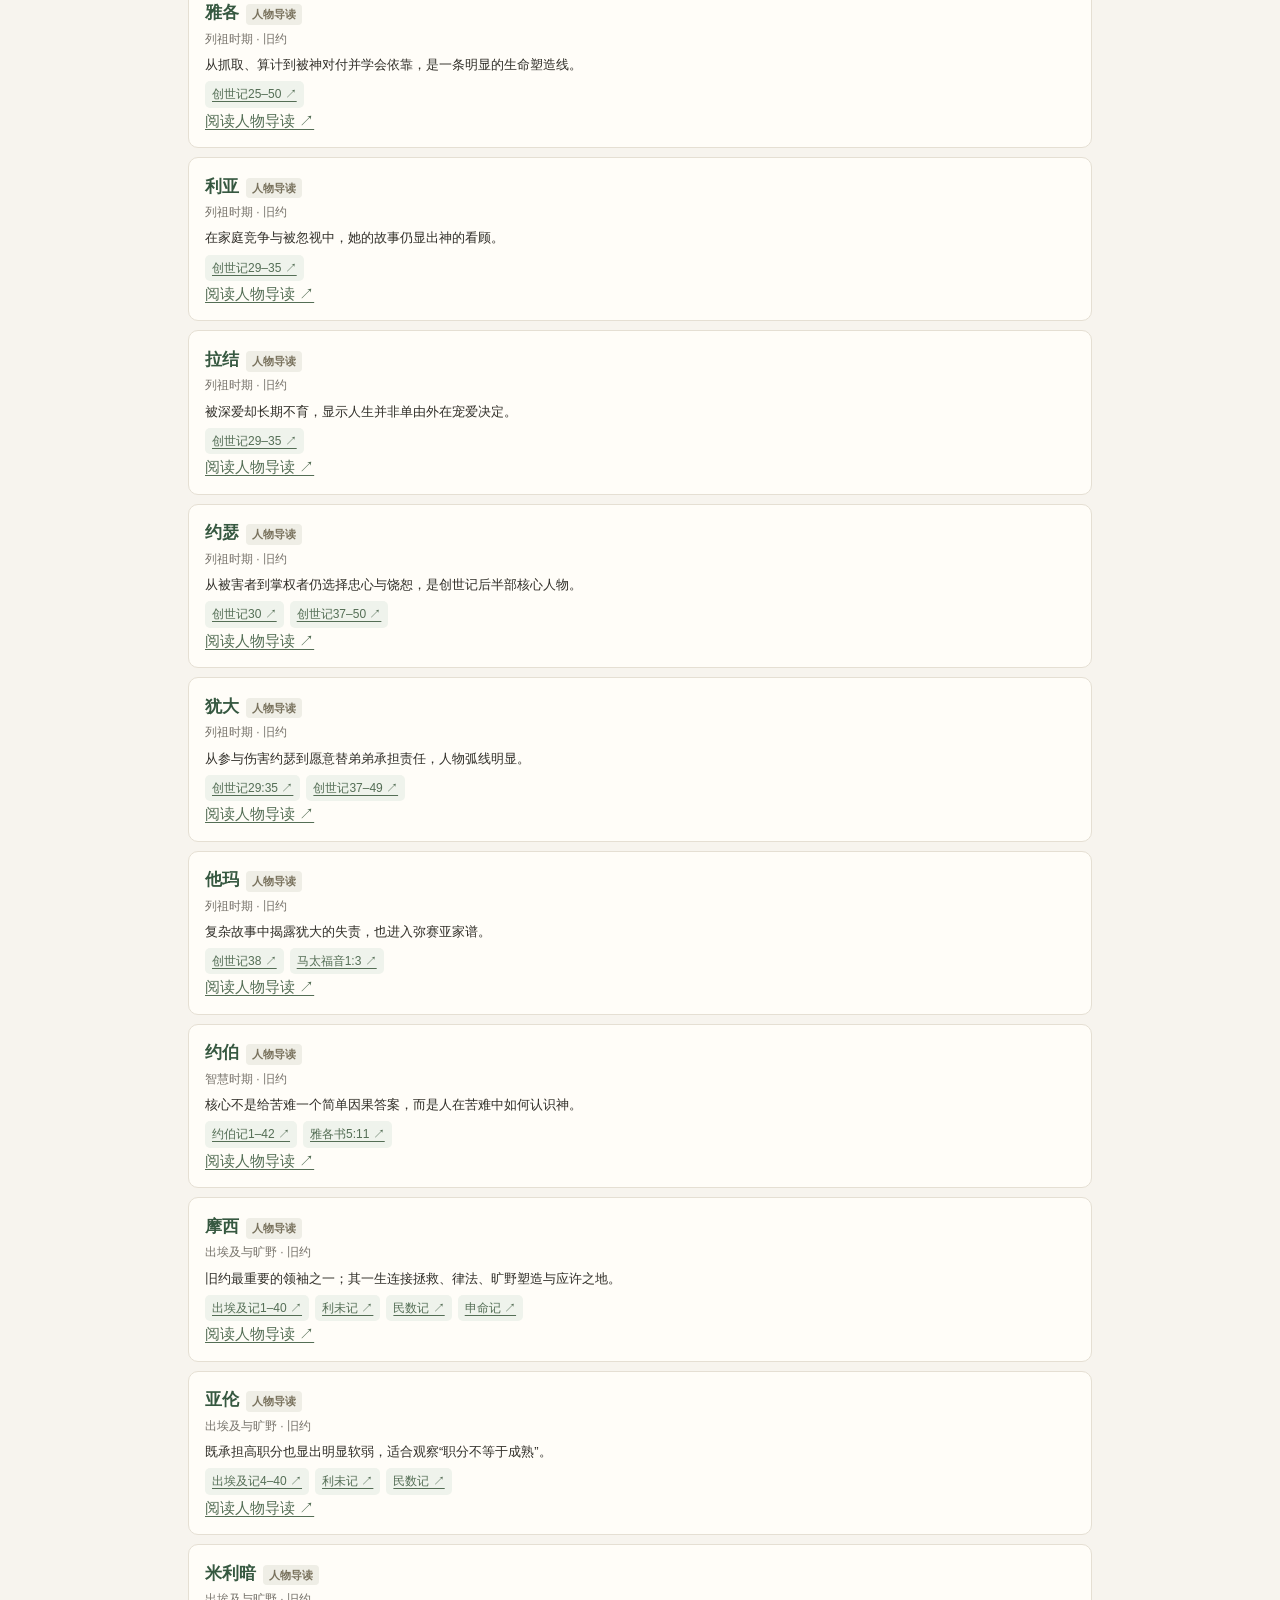
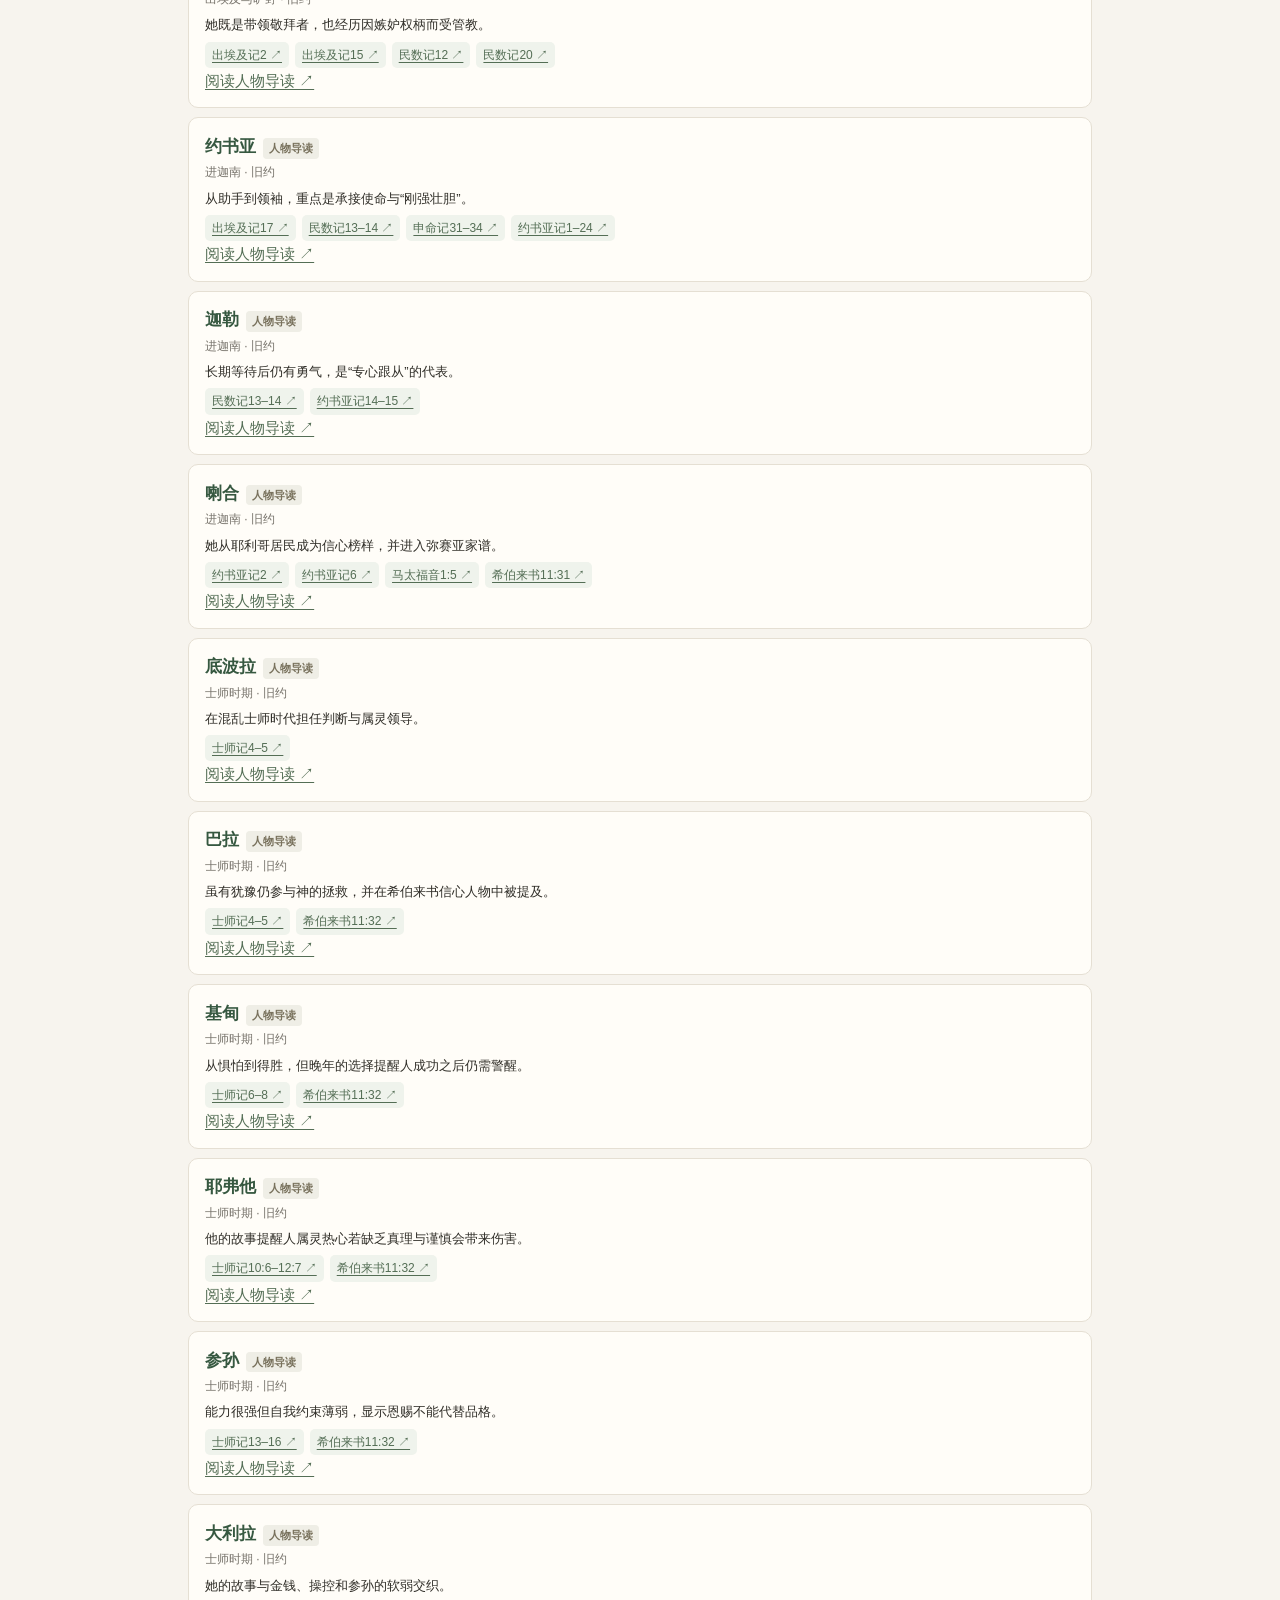
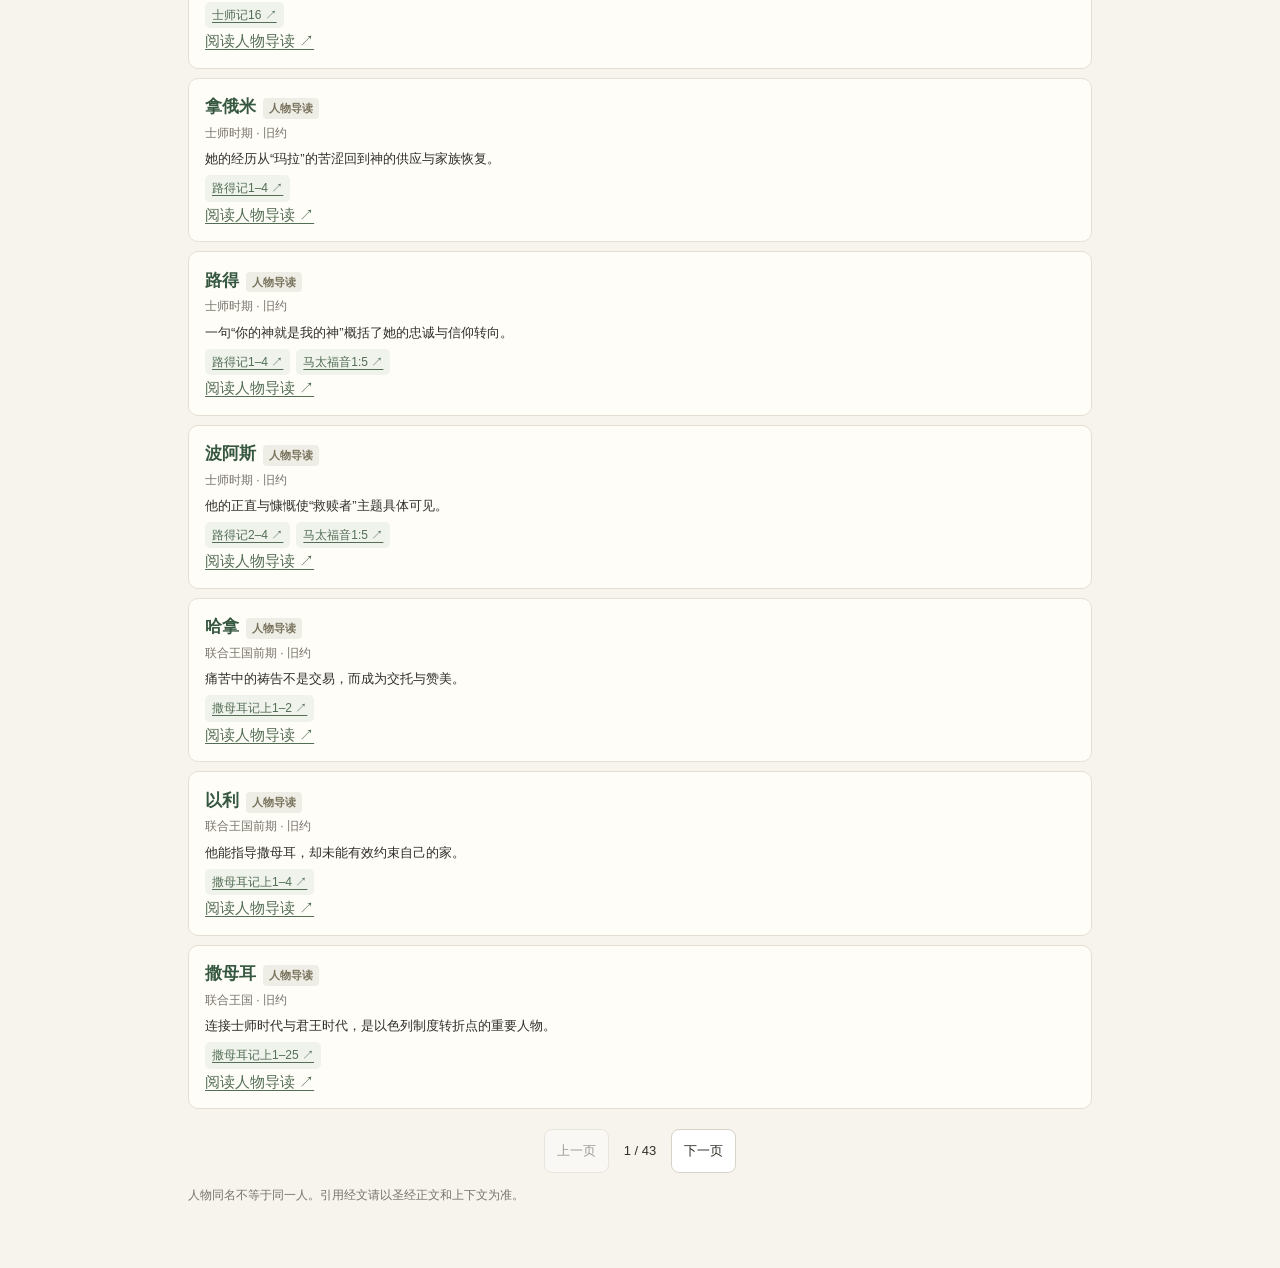
<file: people-index/index.html>
<!doctype html>
<html lang="zh-CN">
<head>
<meta charset="utf-8"><meta name="viewport" content="width=device-width,initial-scale=1,viewport-fit=cover">
<meta name="theme-color" content="#f7f4ee"><title>人物与经文索引 · 圣经阅读</title>
<link rel="stylesheet" href="./app.css?v=20">
</head>
<body>
<main>
<header><a href="../index.html#pagePeople">← 返回人物知识库</a><h1>人物与经文索引</h1><p>从名字找到经文，再进入人物导读或家谱。</p></header>
<section class="scope"><strong>收录范围</strong><p id="coverage">正在读取索引…</p><p>家谱档案包含跨页重复记录；未具名角色和群体另有标记。原名索引按来源区分同名人物，不把推测的身份、父母关系或一生经历自动补入家谱。</p><details><summary>来源与核查方法</summary><p>中文导读与家谱的出处列在每条资料中。全经具名索引依据 <a href="https://www.stepbible.org/" target="_blank" rel="noopener noreferrer">STEP Bible</a> （Tyndale House Cambridge）的 TIPNR，筛选本项目采用的66卷经文及具名人物类别。原名保留来源写法；中文译名与人物身份仍需逐条核对。未具名角色未系统收录，少数按称谓保留；族群、神与灵体称号、地点与人物不明的条目另列排除说明。经文编号沿用来源，部分译本的章节与诗篇题注编号可能不同。索引提供查经线索，不等同于已逐条人工复核的中文全集。</p><p>数据许可：<a href="https://creativecommons.org/licenses/by/4.0/" target="_blank" rel="noopener noreferrer">CC BY 4.0</a>。转换：按66卷过滤、提取名字／类别／经文、改为本页格式；未导入来源的AI人物描述和关系推论。</p><p><a href="./SOURCE.md">查看数据版本与处理说明</a> · <a href="./coverage-report.json">下载覆盖统计</a></p></details></section>
<nav id="modes" aria-label="选择索引范围"><button data-mode="local" aria-pressed="true">中文导读与家谱</button><button data-mode="scripture" aria-pressed="false">全经具名索引 · 原名</button></nav>
<section class="tools"><label for="search">查找名字或经卷</label><input type="search" id="search" placeholder="例如：弥迦、拿单、创世记、Paul" autocomplete="off"><div class="filters"><label for="kind">资料类型</label><select id="kind"><option value="all">全部中文资料</option><option value="bio">人物导读</option><option value="tree">家谱档案</option></select><label for="book">经卷</label><select id="book"><option value="all">全部经卷</option></select></div></section>
<p id="resultCount" role="status" aria-live="polite"></p>
<section id="personDetail" class="detail" aria-label="所选人物" hidden></section>
<section id="list" aria-label="人物索引结果"></section>
<nav class="pagination" aria-label="结果分页"><button id="previous">上一页</button><span id="page"></span><button id="next">下一页</button></nav>
<p class="footer">人物同名不等于同一人。引用经文请以圣经正文和上下文为准。</p>
</main>
<script src="./data.js?v=20" defer></script><script src="./local-data.js?v=20" defer></script><script src="./app.js?v=20" defer></script>
</body></html>
</file>
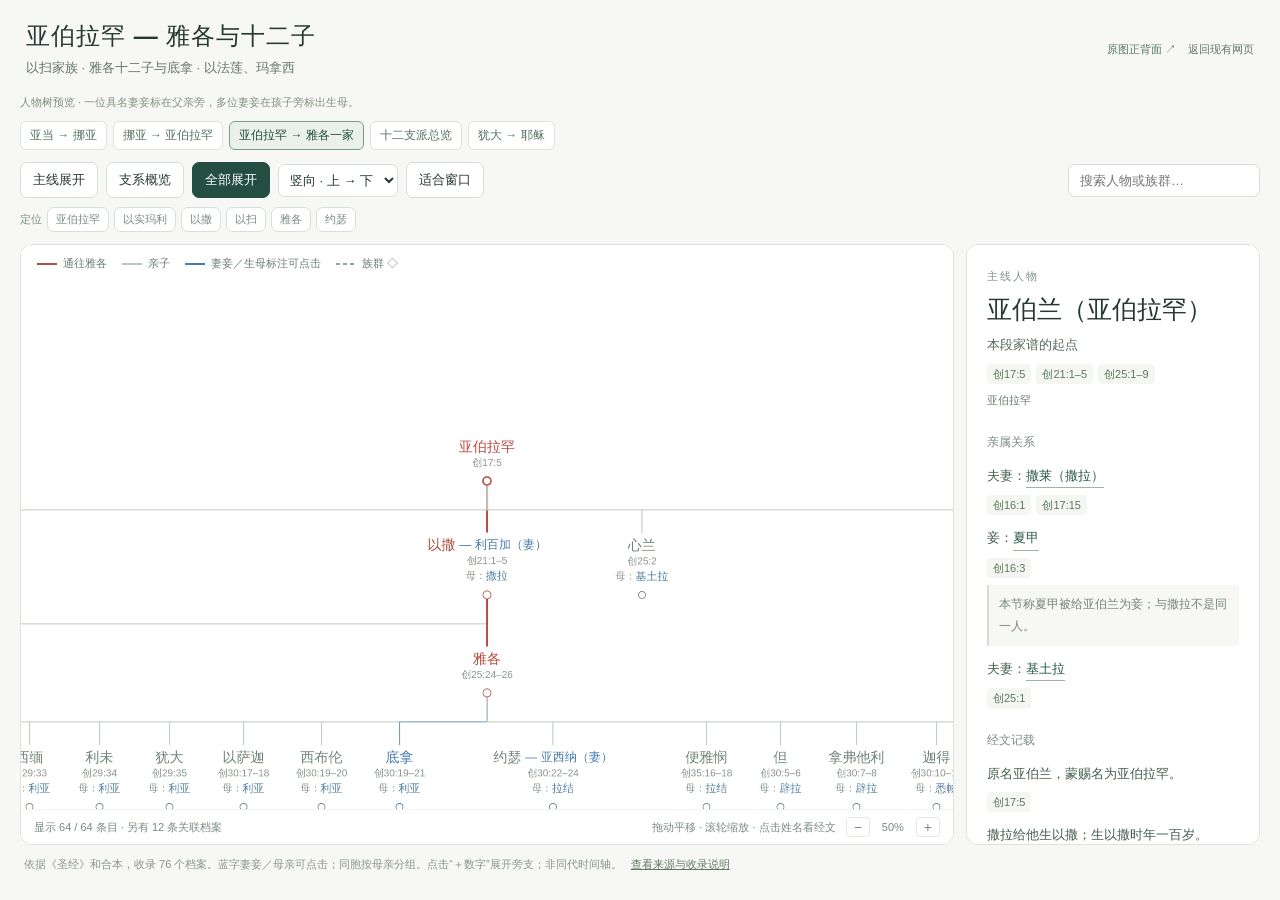
<file: family-tree/combined-preview/index.html>
<!doctype html>
<html lang="zh-CN">
<head>
<meta charset="utf-8">
<meta name="viewport" content="width=device-width,initial-scale=1,viewport-fit=cover">
<title>全部人物树 · 配偶与生母标注预览</title>
<link rel="stylesheet" href="./style.css">
</head>
<body>
<header><div><h1 id="treeTitle">圣经人物树</h1><p class="subtitle" id="treeSubtitle"></p></div><div class="preview-links"><a href="../../genealogy-images.html">原图正背面 ↗</a><a class="back-link" href="../../index.html#pagePeople">返回现有网页</a></div></header>
<p class="preview-note">人物树预览 · 一位具名妻妾标在父亲旁，多位妻妾在孩子旁标出生母。</p>
<nav id="pageNav" class="page-nav" aria-label="家谱分段"></nav>
<nav id="tribeNav" class="tribe-nav" aria-label="十二支派分支" hidden><label for="tribePicker">分支查看</label><select id="tribePicker" aria-label="选择支派"></select><a id="tribeOverview">返回十二支派总览</a></nav>
<nav id="gospelNav" class="gospel-nav" aria-label="犹大支派的两份福音家谱" hidden></nav>
<nav id="relatedFamilyNav" class="related-family-nav" aria-label="犹大家谱与相关家族" hidden><a id="judahFamilyLink">犹大家谱</a><label for="relatedFamilyPicker">相关家族 · 单独查看</label><select id="relatedFamilyPicker" aria-label="选择相关家族"></select></nav>
<details id="maternalGuide" class="maternal-guide" hidden><summary></summary><div class="maternal-guide-body"></div></details>
<nav class="toolbar" aria-label="家谱工具">
<button id="mainline">主线展开</button><button id="overview">支系概览</button><button id="all" class="active">全部展开</button>
<select id="orientation" aria-label="排列方向"><option value="TB" selected>竖向 · 上 → 下</option><option value="LR">横向 · 左 → 右</option></select><button id="fit">适合窗口</button>
<div class="search"><input id="search" aria-label="搜索人物或族群" placeholder="搜索人物或族群…" autocomplete="off"><div id="results" class="results" role="region" aria-label="搜索结果"></div></div>
</nav>
<nav id="quickFocus" class="quick-focus" aria-label="快速定位人物" hidden></nav>
<nav id="branchScope" class="branch-scope" aria-label="当前支系" hidden><span></span><button id="fullTree">返回本支派全图</button></nav>
<main class="workbench"><section class="diagram-shell" aria-label="可缩放的圣经家谱">
<div class="legend"><span><i class="red"></i><span id="mainLegend">家谱主线</span></span><span><i></i>亲子</span><span><i class="blue"></i>妻妾／生母标注可点击</span><span id="tribeLegend" hidden><i class="tribe"></i>支派标记</span><span id="lineageLegend" hidden><i class="genealogy-dash"></i>虚线：关系性质见旁注</span><span id="groupLegend"><i class="dash"></i>族群 ◇</span></div>
<div id="viewport"><div id="stage"><div id="chart" role="group" aria-label="圣经人物树，可点击姓名查看经文出处"></div></div></div>
<div class="diagram-footer"><span id="count"></span><span class="desktop-tip">拖动平移 · 滚轮缩放 · 点击姓名看经文</span><span class="mobile-tip">拖动平移 · 双指缩放</span><div class="zoom"><button id="minus" aria-label="缩小">−</button><span id="zoomLabel">100%</span><button id="plus" aria-label="放大">+</button></div></div>
</section><aside id="details" aria-label="人物详情"></aside></main>
<p class="scope"><span id="scopeCount"></span><span class="extra-scope">点击“＋数字”展开旁支；非同代时间轴。</span><button id="tribesToggle" hidden>十二子与支派对照</button><button id="sourcesToggle">查看来源与收录说明</button></p>
<section id="sources" class="source-panel" hidden></section>
<script src="../vendor/echarts.min.js" defer></script>
<script src="./tree-data.js" defer></script>
<script src="./compact-layout.js" defer></script>
<script src="./app.js" defer></script>
</body>
</html>
</file>
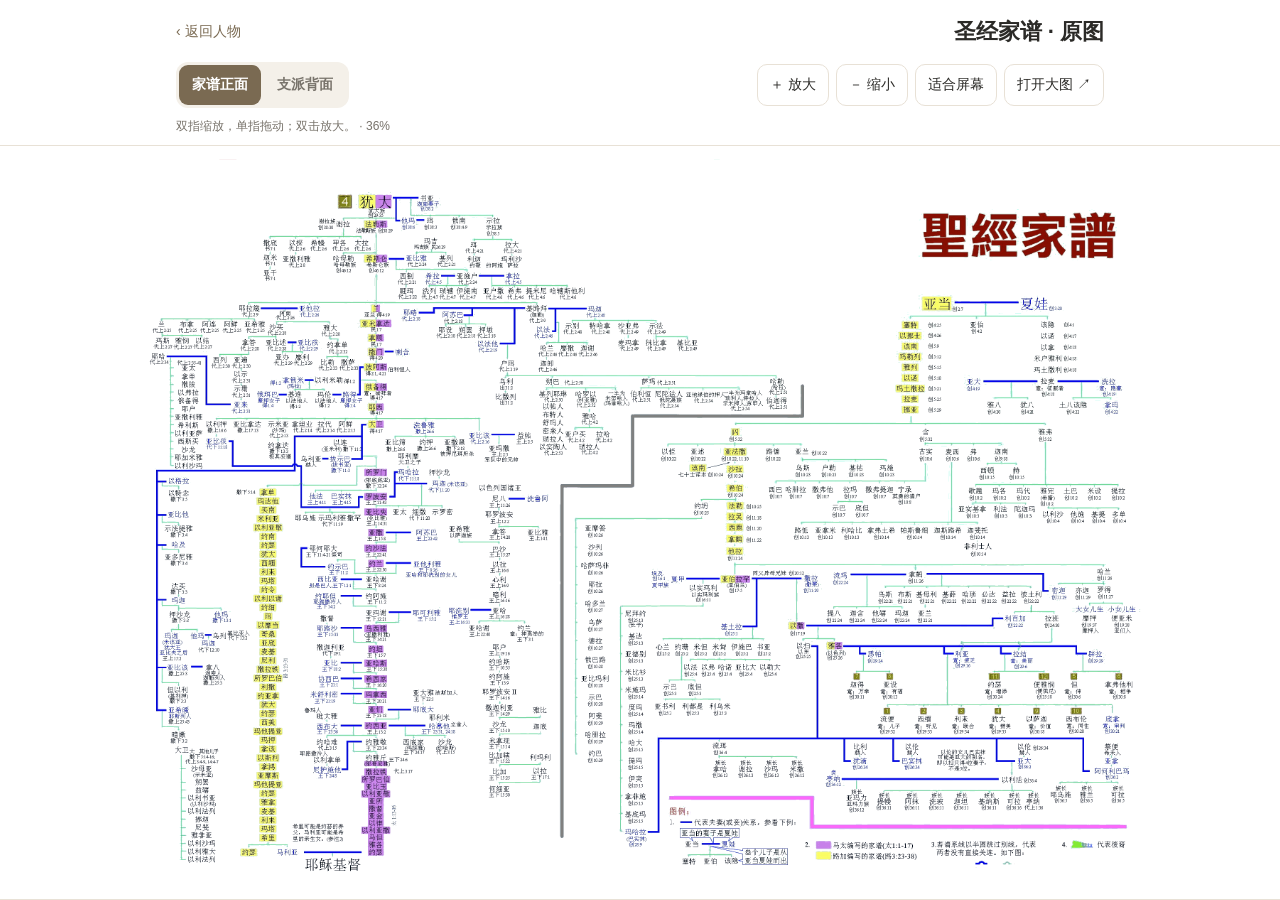
<file: genealogy-images.html>
<!doctype html>
<html lang="zh-CN">
<head>
  <meta charset="utf-8">
  <meta name="viewport" content="width=device-width,initial-scale=1,viewport-fit=cover">
  <meta name="theme-color" content="#ffffff">
  <meta name="apple-mobile-web-app-capable" content="yes">
  <meta name="apple-mobile-web-app-status-bar-style" content="default">
  <link rel="manifest" href="./manifest.webmanifest">
  <link rel="apple-touch-icon" href="./icons/icon-180.png">
  <link rel="icon" href="./icons/icon-192.png">
  <title>原图家谱 · 圣经阅读</title>
  <script>if(new URLSearchParams(location.search).get('embed')==='1')document.documentElement.classList.add('embedded');</script>
  <style>
    :root{color-scheme:light;--text:#2b2a27;--muted:#78736b;--accent:#7a6a52;--soft:#eee6da;--line:#e8e1d6}
    *{box-sizing:border-box}
    html{height:100%;background:#fff}
    body{height:100vh;height:100dvh;margin:0;display:flex;flex-direction:column;color:var(--text);background:#fff;font-family:-apple-system,BlinkMacSystemFont,"Segoe UI","PingFang SC","Microsoft YaHei",sans-serif}
    button,a{-webkit-tap-highlight-color:transparent}
    button{font:inherit;cursor:pointer}
    button:focus-visible,a:focus-visible,#viewport:focus-visible{outline:3px solid #9c7a47;outline-offset:3px}
    .header{flex:none;display:flex;align-items:center;justify-content:space-between;gap:14px;padding:calc(12px + env(safe-area-inset-top)) max(16px,env(safe-area-inset-right)) 10px max(16px,env(safe-area-inset-left))}
    .back{font-size:14px;color:var(--accent);text-decoration:none;white-space:nowrap;min-height:40px;display:flex;align-items:center}
    h1{margin:0;font-size:20px;font-weight:700;line-height:1.35}
    .controls{flex:none;padding:0 max(16px,env(safe-area-inset-right)) 10px max(16px,env(safe-area-inset-left))}
    .row{display:flex;align-items:center;flex-wrap:wrap;gap:8px}
    .faces{display:inline-flex;gap:3px;padding:3px;border-radius:12px;background:#f4f0e9}
    .face{min-height:40px;padding:8px 13px;border:0;border-radius:9px;background:transparent;color:var(--muted);font-size:14px;font-weight:600}
    .face[aria-pressed=true]{background:var(--accent);color:#fff}
    .tools{display:flex;align-items:center;flex-wrap:wrap;gap:7px;margin-top:9px}
    .tool{min-height:42px;border:1px solid var(--line);border-radius:10px;padding:9px 12px;background:#fff;color:var(--text);font-size:14px;text-decoration:none;display:inline-flex;align-items:center;justify-content:center}
    .tool:disabled{opacity:.45;cursor:default}
    .zoomValue{margin-left:auto;min-width:43px;text-align:right;color:var(--muted);font-size:12px;font-variant-numeric:tabular-nums}
    .help{margin:9px 0 0;color:var(--muted);font-size:12px;line-height:1.5}
    #viewport{position:relative;flex:1;min-height:180px;overflow:hidden;background:#fff;border-block:1px solid var(--line);touch-action:none;user-select:none;-webkit-user-select:none;cursor:grab;overscroll-behavior:none}
    #viewport.dragging{cursor:grabbing}
    #chart{position:absolute;left:0;top:0;max-width:none;transform-origin:0 0;will-change:transform;pointer-events:none;user-select:none;-webkit-user-select:none;-webkit-user-drag:none}
    .notice{position:absolute;inset:0;display:flex;align-items:center;justify-content:center;flex-direction:column;gap:12px;padding:24px;text-align:center;color:var(--muted);font-size:14px;line-height:1.6;pointer-events:none}
    .notice button{pointer-events:auto}
    [hidden]{display:none!important}
    html.embedded body{height:100%;min-height:0}
    html.embedded .header{display:none}
    html.embedded .controls{width:100%;padding:12px 12px 8px}
    html.embedded .tool{font-size:13px;padding:9px 8px}
    @media(min-width:700px){.header,.controls{width:min(960px,100%);align-self:center}.controls .tools{margin-top:0}.controls .row{justify-content:space-between}h1{font-size:22px}}
    @media(max-height:450px){.header{padding-top:max(5px,env(safe-area-inset-top));padding-bottom:0}.controls{padding-bottom:6px}.row{justify-content:space-between}.tools{margin-top:0}.help{display:none}#viewport{min-height:100px}}
  </style>
</head>
<body>
  <header class="header">
    <a class="back" href="./index.html#pagePeople">‹ 返回人物</a>
    <h1>圣经家谱 · 原图</h1>
  </header>
  <div class="controls">
    <div class="row">
      <div class="faces" role="group" aria-label="选择家谱图片">
        <button class="face" data-face="front" aria-pressed="true">家谱正面</button>
        <button class="face" data-face="back" aria-pressed="false">支派背面</button>
      </div>
      <div class="tools" role="group" aria-label="调整图片大小">
        <button id="zoomIn" class="tool" aria-label="放大家谱">＋ 放大</button>
        <button id="zoomOut" class="tool" aria-label="缩小家谱">－ 缩小</button>
        <button id="fit" class="tool">适合屏幕</button>
        <a id="openFull" class="tool" href="./assets/genealogy-front-transparent.png" target="_blank" rel="noopener">打开大图 ↗</a>
      </div>
    </div>
    <p class="help">双指缩放，单指拖动；双击放大。<span id="zoomValue" class="zoomValue" aria-label="当前缩放比例"></span></p>
  </div>
  <main id="viewport" tabindex="0" aria-label="家谱图片，可拖动、双指缩放，或用方向键移动" aria-busy="true">
    <img id="chart" width="2880" height="2052" alt="圣经家谱正面，含人物关系与经文出处" draggable="false" hidden>
    <div id="notice" class="notice" role="status" aria-live="polite"><span id="noticeText">正在载入家谱…</span><button id="retry" class="tool" hidden>重新载入</button></div>
  </main>
  <script>
    (() => {
      'use strict';
      const charts={
        front:{src:'./assets/genealogy-front-transparent.png',alt:'圣经家谱正面，含人物关系与经文出处'},
        back:{src:'./assets/genealogy-back-transparent.png',alt:'圣经家谱背面，含利未及其他支派的家族关系与经文出处'}
      };
      const viewport=document.getElementById('viewport'),img=document.getElementById('chart');
      const notice=document.getElementById('notice'),noticeText=document.getElementById('noticeText'),retry=document.getElementById('retry');
      const zoomIn=document.getElementById('zoomIn'),zoomOut=document.getElementById('zoomOut'),fitButton=document.getElementById('fit'),zoomValue=document.getElementById('zoomValue');
      const openFull=document.getElementById('openFull');
      const points=new Map(),savedViews=new Map();
      let current='front',ready=false,width=2880,height=2052,scale=1,x=0,y=0,fitScale=1,lastViewport=null,tapCandidate=null,lastTap=null,lastTouchDouble=0;
      const limit=(value,min,max)=>Math.min(max,Math.max(min,value));
      function size(){return {w:viewport.clientWidth,h:viewport.clientHeight};}
      function scaleBounds(){return {min:Math.max(.025,fitScale/2),max:Math.max(4,fitScale*8)};}
      function contain(){
        const {w,h}=size(),iw=width*scale,ih=height*scale;
        x=iw<=w?(w-iw)/2:limit(x,w-iw-24,24);
        y=ih<=h?(h-ih)/2:limit(y,h-ih-24,24);
      }
      function draw(){
        if(!ready)return;
        contain();img.style.transform=`translate(${x}px,${y}px) scale(${scale})`;
        zoomValue.textContent=` · ${Math.round(scale*100)}%`;
        const {min,max}=scaleBounds();zoomIn.disabled=scale>=max-.001;zoomOut.disabled=scale<=min+.001;
        savedViews.set(current,{scale,x,y});
      }
      function fit(){
        if(!ready)return;
        const {w,h}=size();fitScale=Math.min(Math.max(1,w-24)/width,Math.max(1,h-24)/height);
        scale=fitScale;x=(w-width*scale)/2;y=(h-height*scale)/2;draw();
      }
      function zoomAt(nextScale,cx,cy){
        if(!ready)return;
        const {min,max}=scaleBounds(),newScale=limit(nextScale,min,max);
        x=cx-(cx-x)*newScale/scale;y=cy-(cy-y)*newScale/scale;scale=newScale;draw();
      }
      function zoom(factor){const {w,h}=size();zoomAt(scale*factor,w/2,h/2);}
      function doubleZoomAt(point){if(scale>fitScale*1.5)fit();else zoomAt(Math.max(fitScale*3,.7),point.x,point.y);}
      function showChart(face){
        current=face;ready=false;points.clear();tapCandidate=null;lastTap=null;viewport.classList.remove('dragging');
        img.hidden=true;notice.hidden=false;retry.hidden=true;noticeText.textContent='正在载入家谱…';viewport.setAttribute('aria-busy','true');
        [zoomIn,zoomOut,fitButton].forEach(b=>b.disabled=true);
        document.querySelectorAll('[data-face]').forEach(b=>b.setAttribute('aria-pressed',String(b.dataset.face===face)));
        img.alt=charts[face].alt;openFull.href=charts[face].src;img.src=charts[face].src;
      }
      img.addEventListener('load',()=>{
        width=img.naturalWidth;height=img.naturalHeight;if(!width||!height)return;
        img.style.width=`${width}px`;img.style.height=`${height}px`;ready=true;img.hidden=false;notice.hidden=true;viewport.setAttribute('aria-busy','false');fitButton.disabled=false;
        const {w,h}=size();fitScale=Math.min(Math.max(1,w-24)/width,Math.max(1,h-24)/height);
        const saved=savedViews.get(current);if(saved){({scale,x,y}=saved);draw();}else fit();
        lastViewport={w,h};
      });
      img.addEventListener('error',()=>{ready=false;img.hidden=true;notice.hidden=false;retry.hidden=false;noticeText.textContent='图片暂时未能载入，请检查网络后重试。';viewport.setAttribute('aria-busy','false');zoomValue.textContent='';});
      document.querySelectorAll('[data-face]').forEach(b=>b.addEventListener('click',()=>{if(b.dataset.face!==current)showChart(b.dataset.face);}));
      retry.addEventListener('click',()=>showChart(current));zoomIn.addEventListener('click',()=>zoom(1.4));zoomOut.addEventListener('click',()=>zoom(1/1.4));fitButton.addEventListener('click',fit);
      function localPoint(event){const rect=viewport.getBoundingClientRect();return {x:event.clientX-rect.left,y:event.clientY-rect.top};}
      viewport.addEventListener('pointerdown',event=>{
        if(!ready||event.button!==0)return;
        event.preventDefault();viewport.setPointerCapture(event.pointerId);const p=localPoint(event);points.set(event.pointerId,p);viewport.classList.add('dragging');
        if(points.size===1&&event.pointerType==='touch')tapCandidate={id:event.pointerId,...p,time:Date.now(),moved:false};else{tapCandidate=null;lastTap=null;}
      });
      viewport.addEventListener('pointermove',event=>{
        if(!ready||!points.has(event.pointerId))return;
        event.preventDefault();const old=points.get(event.pointerId),next=localPoint(event);
        if(tapCandidate&&Math.hypot(next.x-tapCandidate.x,next.y-tapCandidate.y)>8)tapCandidate.moved=true;
        if(points.size===2){
          const other=[...points.entries()].find(([id])=>id!==event.pointerId)[1];
          const before=Math.hypot(old.x-other.x,old.y-other.y),after=Math.hypot(next.x-other.x,next.y-other.y);
          if(before>0&&after>0){
            const oldMid={x:(old.x+other.x)/2,y:(old.y+other.y)/2},newMid={x:(next.x+other.x)/2,y:(next.y+other.y)/2};
            const {min,max}=scaleBounds(),newScale=limit(scale*after/before,min,max);
            x=newMid.x-(oldMid.x-x)*newScale/scale;y=newMid.y-(oldMid.y-y)*newScale/scale;scale=newScale;
          }
        }else if(points.size===1){x+=next.x-old.x;y+=next.y-old.y;}
        points.set(event.pointerId,next);draw();
      });
      function endPointer(event){
        if(event.type==='pointerup'&&tapCandidate?.id===event.pointerId&&!tapCandidate.moved&&Date.now()-tapCandidate.time<280){
          const p=localPoint(event),now=Date.now();
          if(lastTap&&now-lastTap.time<320&&Math.hypot(p.x-lastTap.x,p.y-lastTap.y)<28){doubleZoomAt(p);lastTap=null;lastTouchDouble=now;}else lastTap={...p,time:now};
        }else if(tapCandidate?.id===event.pointerId)lastTap=null;
        if(tapCandidate?.id===event.pointerId)tapCandidate=null;
        points.delete(event.pointerId);if(points.size===0)viewport.classList.remove('dragging');
      }
      ['pointerup','pointercancel','lostpointercapture'].forEach(type=>viewport.addEventListener(type,endPointer));
      viewport.addEventListener('wheel',event=>{if(!ready)return;event.preventDefault();const p=localPoint(event);zoomAt(scale*Math.exp(-limit(event.deltaY,-180,180)*.003),p.x,p.y);},{passive:false});
      viewport.addEventListener('dblclick',event=>{if(!ready)return;event.preventDefault();if(Date.now()-lastTouchDouble<450)return;doubleZoomAt(localPoint(event));});
      viewport.addEventListener('keydown',event=>{
        if(!ready)return;
        if(event.key==='+'||event.key==='=')zoom(1.4);else if(event.key==='-')zoom(1/1.4);else if(event.key==='0'||event.key==='Home')fit();
        else if(event.key==='ArrowLeft')x+=80;else if(event.key==='ArrowRight')x-=80;else if(event.key==='ArrowUp')y+=80;else if(event.key==='ArrowDown')y-=80;else return;
        event.preventDefault();draw();
      });
      function resized(){
        if(!ready)return;
        const {w,h}=size();if(lastViewport&&lastViewport.w===w&&lastViewport.h===h)return;
        const wasFit=Math.abs(scale-fitScale)<.001;
        if(lastViewport){x+=(w-lastViewport.w)/2;y+=(h-lastViewport.h)/2;}
        fitScale=Math.min(Math.max(1,w-24)/width,Math.max(1,h-24)/height);lastViewport={w,h};points.clear();
        if(wasFit)fit();else{const {min,max}=scaleBounds();scale=limit(scale,min,max);draw();}
      }
      if('ResizeObserver' in window)new ResizeObserver(resized).observe(viewport);else window.addEventListener('resize',resized);
      showChart(new URLSearchParams(location.search).get('side')==='back'?'back':'front');
    })();
    if('serviceWorker' in navigator){window.addEventListener('load',()=>navigator.serviceWorker.register('./sw.js').catch(()=>{}));}
  </script>
</body>
</html>
</file>
<file: family-tree/style.css>
@import url('./app.css?v=20');
.related-family-nav{display:flex;align-items:center;flex-wrap:wrap;gap:8px;margin:0 20px 10px;color:#718372;font-size:11px}.related-family-nav[hidden]{display:none}.related-family-nav a{padding:5px 8px;border:1px solid #d2dfd0;border-radius:5px}.related-family-nav a[aria-current=page]{background:#edf3ed;color:#315943}.related-family-nav select{max-width:100%;padding:6px 8px;border:1px solid #d2dfd0;border-radius:5px;background:#fff;font-size:11px;color:#526e52}.embedded .related-family-nav{flex:none;margin:0 12px 8px}@media(max-width:760px){.related-family-nav{margin:0 12px 9px;font-size:10px}.related-family-nav select{font-size:10px;max-width:100%}}
.interpretation-pair{display:inline-flex;align-items:center;gap:6px;white-space:nowrap}
.maternal-guide{margin:0 20px 10px;padding:8px 11px;border:1px solid #e4dcc7;border-radius:7px;background:#fbf9f1;font-size:11px;line-height:1.7;color:#77613c}.maternal-guide[hidden]{display:none}.maternal-guide summary{cursor:pointer;font-weight:500}.maternal-guide-body{padding:9px 0 2px}.maternal-guide-body p{margin:7px 0}.maternal-path{display:flex;align-items:center;gap:7px;flex-wrap:wrap;font-size:12px;color:#42664c}.interpretation-edge{display:inline-flex;align-items:center;gap:5px;color:#96783d;border-bottom:1px dashed #aa8b4e}.interpretation-edge>span{font-size:20px}.interpretation-edge small{font-size:10px}.interpretation-source{font-size:11px;text-decoration:underline}.interpretation-detail{margin:16px 0;border-top:1px dashed #d8c9a8}.interpretation-detail p{font-size:12px}.interpretation-path{color:#856a38;line-height:1.9}.embedded .maternal-guide{flex:none;margin:0 12px 8px;max-height:30dvh;overflow:auto}@media(max-width:760px){.maternal-guide{margin:0 12px 9px;font-size:10px}.maternal-path{font-size:11px;gap:5px}}
.branch-scope{display:flex;align-items:center;gap:10px;flex-wrap:wrap;margin:8px 20px 0;font-size:12px;color:#42664c}.branch-scope[hidden]{display:none}.branch-scope button{font-size:11px;padding:4px 8px;background:#eef4ec;border-color:#cadbc9}.focus-branch{background:#e8f1e5;border-color:#b8cdb2}.embedded .branch-scope{flex:none;margin:7px 12px 0}@media(max-width:760px){.branch-scope{margin:8px 12px 0;font-size:11px}}
.gospel-nav{display:flex;align-items:center;gap:7px;margin:0 20px 10px;font-size:11px;color:#718372;flex-wrap:wrap}.gospel-nav[hidden]{display:none}.gospel-nav a{padding:4px 7px;border:1px solid #dce3dd;border-radius:5px;background:white}.gospel-nav a[aria-current=page]{background:#edf3ed;border-color:#91ac98;color:#315943}.coverage{margin:12px 0;border:1px solid #e1e7dd;border-radius:6px;padding:9px 12px}.coverage summary{cursor:pointer;color:#48694e}.coverage-state{display:inline-block;margin-left:8px;color:#8a775b;font-size:10px}.embedded .gospel-nav{flex:none;margin:0 12px 8px}@media(max-width:760px){.gospel-nav{margin:0 12px 9px;font-size:10px}}
.tribe-nav{display:flex;align-items:center;gap:9px;margin:0 20px 10px;font-size:12px;color:#6a7d6e}.tribe-nav[hidden]{display:none}.tribe-nav select{min-width:180px;max-width:100%;padding:6px 9px;border:1px solid #ccd9cf;border-radius:6px;background:white;color:#315943}.tribe-nav a{font-size:11px}.legend .genealogy-dash{background:repeating-linear-gradient(to right,#a17a48 0 4px,transparent 4px 7px)}.embedded .tribe-nav{flex:none;margin:0 12px 8px;font-size:10px}@media(max-width:760px){.tribe-nav{margin:0 12px 9px;font-size:11px;gap:7px;flex-wrap:wrap}.tribe-nav select{min-width:170px;font-size:11px;padding:5px 7px}.tribe-nav a{font-size:10px}.tribes-page #viewport{top:67px}}
.preview-note{font-size:11px;color:#81907d;margin:0 20px 10px;line-height:1.7}.preview-links{display:flex;align-items:center;gap:12px}.preview-links a{font-size:11px;white-space:nowrap}.workbench{height:calc(100dvh - 299px)}.embedded .preview-note{display:none}.embedded .workbench{height:auto}.scope strong{color:#66836c;font-weight:500}@media(max-width:760px){.preview-note{margin:0 12px 8px;font-size:10px}.preview-links{gap:8px}.preview-links .back-link{display:none}.workbench{height:calc(100dvh - 330px)}.legend{gap:8px}.legend span{font-size:9px}#viewport{top:52px}}
.tribe-label{color:#936d3c;font-weight:600}.legend .tribe{background:#9a713d}.tribe-table-wrap{overflow:auto;margin:14px 0 22px;border:1px solid #e2e7df;border-radius:8px}.tribe-table{border-collapse:collapse;width:100%;table-layout:fixed}.tribe-table th,.tribe-table td{padding:10px 12px;text-align:left;vertical-align:top;border-bottom:1px solid #e7ece4;overflow-wrap:anywhere}.tribe-table th{font-weight:500;background:#f2f6ef;color:#5d745d}.tribe-table th:nth-child(1){width:22%}.tribe-table th:nth-child(2){width:22%}.tribe-table th:nth-child(3){width:56%}.tribe-table td p{margin:4px 0}.tribe-table small{display:block;color:#829180;font-size:10px}.tribe-table tr:last-child td{border-bottom:0}.tribe-table .ref{white-space:normal}.tribe-table .person-link{font-size:12px}.tribe-table .refs a{display:inline-block}.source-panel>#tribeMapping{font-size:15px;color:#3c5a45}.tribes-page .scope #tribesToggle{color:#936d3c;font-weight:600}@media(max-width:760px){.tribe-table th,.tribe-table td{padding:9px 7px}.tribes-page .workbench{height:calc(100dvh - 385px)}}.embedded.tribes-page .workbench{height:auto}
</file>
<file: people-index/app.css>
:root{color-scheme:light;--bg:#f7f4ee;--text:#302e28;--muted:#77736b;--line:#e5dfd3;--accent:#546e55}*{box-sizing:border-box}body{margin:0;background:var(--bg);color:var(--text);font:15px/1.7 -apple-system,BlinkMacSystemFont,"Segoe UI","PingFang SC","Microsoft YaHei",sans-serif}main{max-width:940px;margin:auto;padding:24px 18px 50px}a{color:var(--accent);text-underline-offset:3px}header>a{font-size:13px}h1{font-size:28px;margin:14px 0 0}header p{margin:4px 0 20px;color:var(--muted)}.scope,.tools,.detail{background:#fffdf8;border:1px solid var(--line);border-radius:12px;padding:16px;margin-bottom:16px}.scope{font-size:13px;color:#686559}.scope p{margin:6px 0}.scope strong{color:#415943}.scope summary{cursor:pointer;color:var(--accent)}button,input,select{font:inherit}button,select,input{border:1px solid #d8d3c7;border-radius:8px;background:white;color:var(--text);padding:10px 12px}button{cursor:pointer;min-height:44px}button:disabled{opacity:.45;cursor:default}button:focus-visible,a:focus-visible,input:focus-visible,select:focus-visible{outline:3px solid #abc0a6;outline-offset:2px}#modes{display:flex;gap:8px;flex-wrap:wrap;margin-bottom:14px}#modes button{font-size:13px}#modes [aria-pressed=true]{background:var(--accent);border-color:var(--accent);color:white}.tools>label{display:block;font-size:13px;color:var(--muted)}#search{width:100%;margin:5px 0 12px}.filters{display:flex;align-items:center;gap:8px;flex-wrap:wrap;font-size:13px}.filters select{max-width:100%}#resultCount,.footer{font-size:12px;color:var(--muted)}.entry{background:#fffdf8;border:1px solid var(--line);border-radius:10px;padding:14px 16px;margin:9px 0;overflow-wrap:anywhere}.entry h2{margin:0;font-size:17px}.person-button{padding:0;min-height:30px;background:none;border:0;color:#365840;font-weight:600;text-align:left}.meta{color:var(--muted);font-size:12px}.entry p{font-size:13px;margin:5px 0}.tag{display:inline-block;font-size:11px;padding:1px 6px;background:#efeee6;color:#78715c;border-radius:4px;margin-left:7px}.refs{display:flex;gap:6px;flex-wrap:wrap}.refs a{font-size:12px;display:inline-block;padding:3px 7px;background:#eff3ec;border-radius:5px}.detail{border-color:#b8c9b1;scroll-margin-top:14px}.detail h2{margin:0 0 8px;font-size:21px}.detail p{font-size:13px}.detail summary{font-size:13px;color:#526f50;cursor:pointer;margin-top:10px}.close-detail{float:right;font-size:12px;padding:4px 9px;min-height:36px}.pagination{display:flex;justify-content:center;gap:15px;align-items:center;font-size:13px;margin-top:20px}.pagination button{font-size:13px}.empty{padding:25px;color:var(--muted)}@media(max-width:480px){main{padding:16px 12px 35px}h1{font-size:25px}.scope,.tools,.detail{padding:13px}.filters{gap:6px}.filters select{padding:8px}.entry{padding:12px}.entry h2{font-size:16px}#modes{gap:6px}#modes button{padding:9px;font-size:12px}}
</file>
<file: family-tree/combined-preview/style.css>
@import url('../app.css?v=14');
.related-family-nav{display:flex;align-items:center;flex-wrap:wrap;gap:8px;margin:0 20px 10px;color:#718372;font-size:11px}.related-family-nav[hidden]{display:none}.related-family-nav a{padding:5px 8px;border:1px solid #d2dfd0;border-radius:5px}.related-family-nav a[aria-current=page]{background:#edf3ed;color:#315943}.related-family-nav select{max-width:100%;padding:6px 8px;border:1px solid #d2dfd0;border-radius:5px;background:#fff;font-size:11px;color:#526e52}.embedded .related-family-nav{flex:none;margin:0 12px 8px}@media(max-width:760px){.related-family-nav{margin:0 12px 9px;font-size:10px}.related-family-nav select{font-size:10px;max-width:100%}}
.interpretation-pair{display:inline-flex;align-items:center;gap:6px;white-space:nowrap}
.maternal-guide{margin:0 20px 10px;padding:8px 11px;border:1px solid #e4dcc7;border-radius:7px;background:#fbf9f1;font-size:11px;line-height:1.7;color:#77613c}.maternal-guide[hidden]{display:none}.maternal-guide summary{cursor:pointer;font-weight:500}.maternal-guide-body{padding:9px 0 2px}.maternal-guide-body p{margin:7px 0}.maternal-path{display:flex;align-items:center;gap:7px;flex-wrap:wrap;font-size:12px;color:#42664c}.interpretation-edge{display:inline-flex;align-items:center;gap:5px;color:#96783d;border-bottom:1px dashed #aa8b4e}.interpretation-edge>span{font-size:20px}.interpretation-edge small{font-size:10px}.interpretation-source{font-size:11px;text-decoration:underline}.interpretation-detail{margin:16px 0;border-top:1px dashed #d8c9a8}.interpretation-detail p{font-size:12px}.interpretation-path{color:#856a38;line-height:1.9}.embedded .maternal-guide{flex:none;margin:0 12px 8px;max-height:30dvh;overflow:auto}@media(max-width:760px){.maternal-guide{margin:0 12px 9px;font-size:10px}.maternal-path{font-size:11px;gap:5px}}
.branch-scope{display:flex;align-items:center;gap:10px;flex-wrap:wrap;margin:8px 20px 0;font-size:12px;color:#42664c}.branch-scope[hidden]{display:none}.branch-scope button{font-size:11px;padding:4px 8px;background:#eef4ec;border-color:#cadbc9}.focus-branch{background:#e8f1e5;border-color:#b8cdb2}.embedded .branch-scope{flex:none;margin:7px 12px 0}@media(max-width:760px){.branch-scope{margin:8px 12px 0;font-size:11px}}
.gospel-nav{display:flex;align-items:center;gap:7px;margin:0 20px 10px;font-size:11px;color:#718372;flex-wrap:wrap}.gospel-nav[hidden]{display:none}.gospel-nav a{padding:4px 7px;border:1px solid #dce3dd;border-radius:5px;background:white}.gospel-nav a[aria-current=page]{background:#edf3ed;border-color:#91ac98;color:#315943}.coverage{margin:12px 0;border:1px solid #e1e7dd;border-radius:6px;padding:9px 12px}.coverage summary{cursor:pointer;color:#48694e}.coverage-state{display:inline-block;margin-left:8px;color:#8a775b;font-size:10px}.embedded .gospel-nav{flex:none;margin:0 12px 8px}@media(max-width:760px){.gospel-nav{margin:0 12px 9px;font-size:10px}}
.tribe-nav{display:flex;align-items:center;gap:9px;margin:0 20px 10px;font-size:12px;color:#6a7d6e}.tribe-nav[hidden]{display:none}.tribe-nav select{min-width:180px;max-width:100%;padding:6px 9px;border:1px solid #ccd9cf;border-radius:6px;background:white;color:#315943}.tribe-nav a{font-size:11px}.legend .genealogy-dash{background:repeating-linear-gradient(to right,#a17a48 0 4px,transparent 4px 7px)}.embedded .tribe-nav{flex:none;margin:0 12px 8px;font-size:10px}@media(max-width:760px){.tribe-nav{margin:0 12px 9px;font-size:11px;gap:7px;flex-wrap:wrap}.tribe-nav select{min-width:170px;font-size:11px;padding:5px 7px}.tribe-nav a{font-size:10px}.tribes-page #viewport{top:67px}}
.preview-note{font-size:11px;color:#81907d;margin:0 20px 10px;line-height:1.7}.preview-links{display:flex;align-items:center;gap:12px}.preview-links a{font-size:11px;white-space:nowrap}.workbench{height:calc(100dvh - 299px)}.embedded .preview-note{display:none}.embedded .workbench{height:auto}.scope strong{color:#66836c;font-weight:500}@media(max-width:760px){.preview-note{margin:0 12px 8px;font-size:10px}.preview-links{gap:8px}.preview-links .back-link{display:none}.workbench{height:calc(100dvh - 330px)}.legend{gap:8px}.legend span{font-size:9px}#viewport{top:52px}}
.tribe-label{color:#936d3c;font-weight:600}.legend .tribe{background:#9a713d}.tribe-table-wrap{overflow:auto;margin:14px 0 22px;border:1px solid #e2e7df;border-radius:8px}.tribe-table{border-collapse:collapse;width:100%;table-layout:fixed}.tribe-table th,.tribe-table td{padding:10px 12px;text-align:left;vertical-align:top;border-bottom:1px solid #e7ece4;overflow-wrap:anywhere}.tribe-table th{font-weight:500;background:#f2f6ef;color:#5d745d}.tribe-table th:nth-child(1){width:22%}.tribe-table th:nth-child(2){width:22%}.tribe-table th:nth-child(3){width:56%}.tribe-table td p{margin:4px 0}.tribe-table small{display:block;color:#829180;font-size:10px}.tribe-table tr:last-child td{border-bottom:0}.tribe-table .ref{white-space:normal}.tribe-table .person-link{font-size:12px}.tribe-table .refs a{display:inline-block}.source-panel>#tribeMapping{font-size:15px;color:#3c5a45}.tribes-page .scope #tribesToggle{color:#936d3c;font-weight:600}@media(max-width:760px){.tribe-table th,.tribe-table td{padding:9px 7px}.tribes-page .workbench{height:calc(100dvh - 385px)}}.embedded.tribes-page .workbench{height:auto}
</file>
